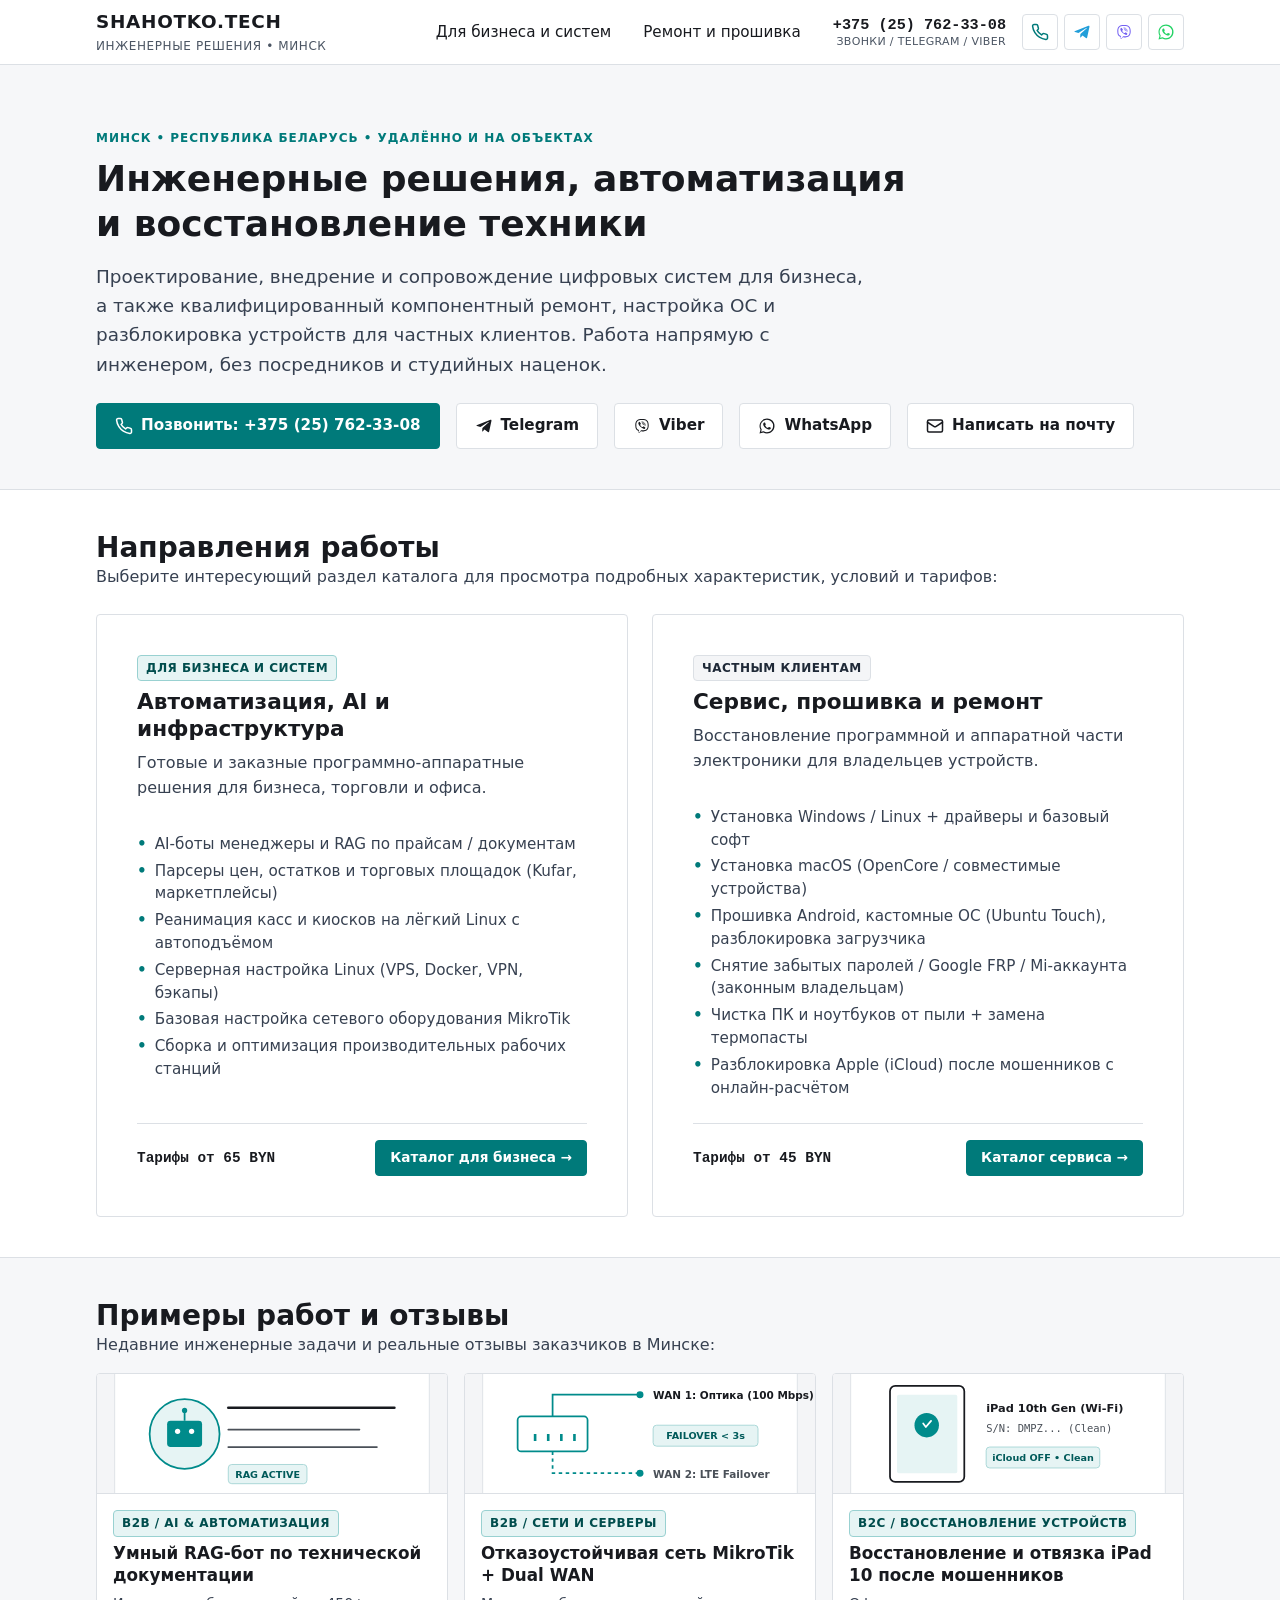
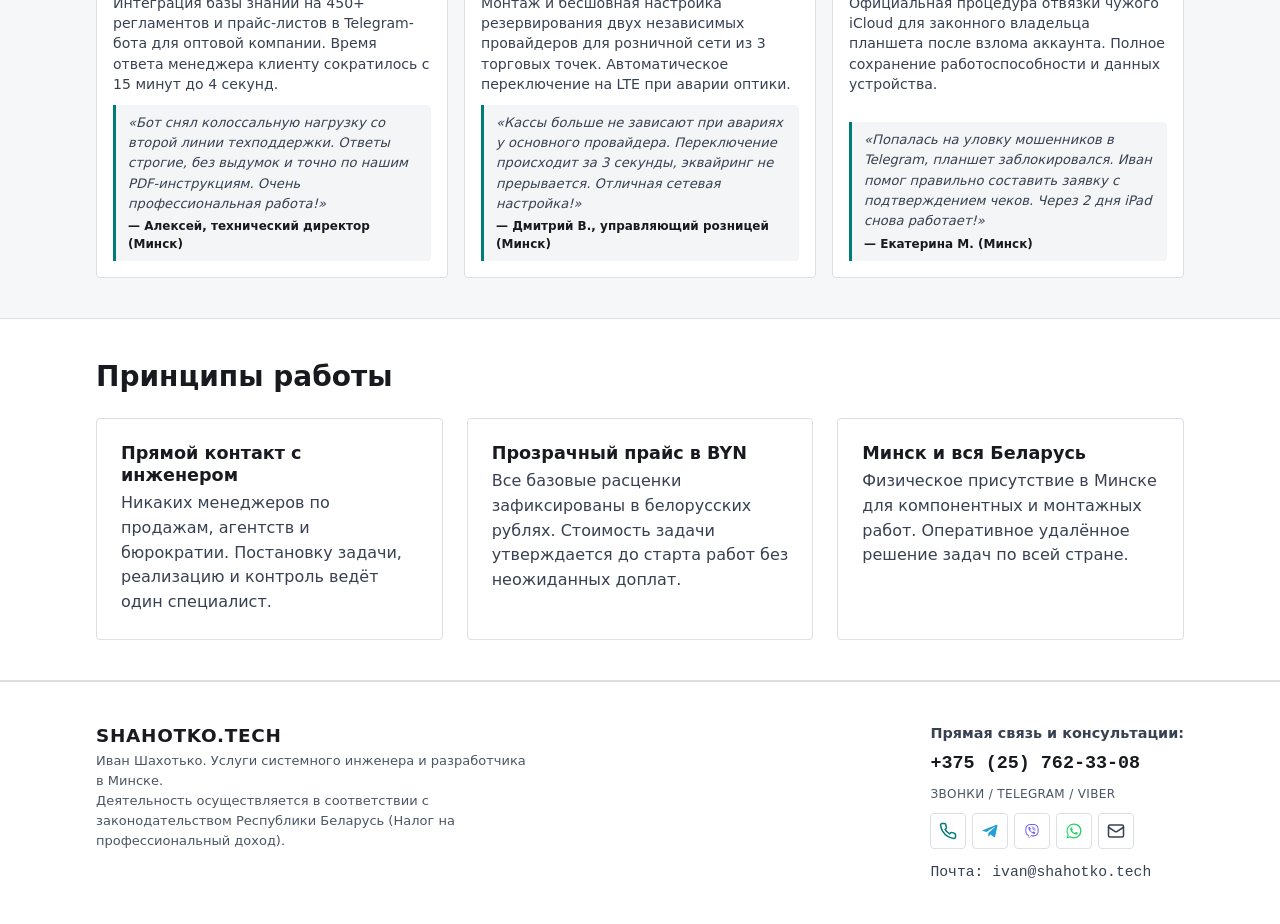
<file: index.html>
<!DOCTYPE html>
<html lang="ru">
<head>
  <meta charset="UTF-8">
  <meta name="viewport" content="width=device-width, initial-scale=1.0">
  <title>Иван Шахотько — Системный инженер и ИТ-услуги в Минске | shahotko.tech</title>
  <meta name="description" content="Инженерные и ИТ-услуги в Минске и Беларуси: AI-боты, RAG, парсеры данных, Linux, MikroTik, сборка ПК, установка ОС, прошивка и разблокировка Apple/Android. Прозрачные цены в BYN.">
  <link rel="canonical" href="https://shahotko.tech/">

  <!-- OpenGraph -->
  <meta property="og:type" content="website">
  <meta property="og:locale" content="ru_RU">
  <meta property="og:url" content="https://shahotko.tech/">
  <meta property="og:title" content="Иван Шахотько — Системный инженер и ИТ-услуги в Минске">
  <meta property="og:description" content="AI-боты, Linux, MikroTik, парсеры данных, прошивка и разблокировка устройств. Прозрачные фиксированные цены в BYN. Минск и вся Беларусь.">

  <!-- Styles -->
  <link rel="stylesheet" href="/assets/style.css">

  <!-- Schema.org JSON-LD -->
  <script type="application/ld+json">
  {
    "@context": "https://schema.org",
    "@type": "ProfessionalService",
    "name": "Иван Шахотько — Системный инженер (shahotko.tech)",
    "url": "https://shahotko.tech/",
    "description": "Инженерные и ИТ-услуги в Минске: AI-боты, RAG-системы, парсеры, Linux-серверы, MikroTik, прошивка и ремонт техники.",
    "founder": {
      "@type": "Person",
      "name": "Иван Шахотько"
    },
    "address": {
      "@type": "PostalAddress",
      "addressLocality": "Минск",
      "addressCountry": "BY"
    },
    "areaServed": [
      {
        "@type": "City",
        "name": "Минск"
      },
      {
        "@type": "Country",
        "name": "Беларусь"
      }
    ],
    "priceRange": "BYN",
    "telephone": "+375257623308",
    "email": "ivan@shahotko.tech",
    "sameAs": [
      "https://t.me/shtoo_on_tvorit",
      "viber://chat?number=%2B375257623308",
      "https://wa.me/375257623308"
    ]
  }
  </script>
</head>
<body>
  <a href="#main-content" class="skip-link">Перейти к основному содержимому</a>

  <!-- Header -->
  <header class="site-header">
    <div class="container header-inner">
      <a href="/" class="brand" aria-label="shahotko.tech — Главная страница">
        <span class="brand-title">SHAHOTKO.TECH</span>
        <span class="brand-sub">Инженерные решения • Минск</span>
      </a>
      <div class="header-right">
        <nav aria-label="Основная навигация">
          <ul class="nav-links">
            <li><a href="/ai/">Для бизнеса и систем</a></li>
            <li><a href="/repair/">Ремонт и прошивка</a></li>
          </ul>
        </nav>
        <div class="header-contacts">
          <a href="tel:+375257623308" class="header-phone">
            <span class="header-phone-val">+375 (25) 762-33-08</span>
            <span class="header-phone-sub">Звонки / Telegram / Viber</span>
          </a>
          <div class="header-channels">
            <a href="tel:+375257623308" class="btn-icon channel-call" title="Позвонить: +375 (25) 762-33-08" aria-label="Позвонить: +375 (25) 762-33-08">
              <svg viewBox="0 0 24 24" fill="none" stroke="currentColor" stroke-width="2" stroke-linecap="round" stroke-linejoin="round" aria-hidden="true"><path d="M22 16.92v3a2 2 0 0 1-2.18 2 19.79 19.79 0 0 1-8.63-3.07 19.5 19.5 0 0 1-6-6 19.79 19.79 0 0 1-3.07-8.67A2 2 0 0 1 4.11 2h3a2 2 0 0 1 2 1.72 12.84 12.84 0 0 0 .7 2.81 2 2 0 0 1-.45 2.11L8.09 9.91a16 16 0 0 0 6 6l1.27-1.27a2 2 0 0 1 2.11-.45 12.84 12.84 0 0 0 2.81.7A2 2 0 0 1 22 16.92z"/></svg>
            </a>
            <a href="https://t.me/shtoo_on_tvorit" class="btn-icon channel-tg" target="_blank" rel="noopener noreferrer" title="Написать в Telegram" aria-label="Telegram">
              <svg viewBox="0 0 24 24" fill="currentColor" aria-hidden="true"><path d="m20.665 3.717-17.73 6.837c-1.21.486-1.203 1.161-.222 1.462l4.552 1.42 10.532-6.645c.498-.303.953-.14.579.192l-8.533 7.701h-.002l-.313 4.674c.459 0 .661-.21.917-.46l2.203-2.14 4.58 3.385c.844.464 1.452.226 1.663-.785l3.01-14.18c.309-1.238-.472-1.8-1.466-1.446z"/></svg>
            </a>
            <a href="viber://chat?number=%2B375257623308" class="btn-icon channel-viber" title="Написать в Viber" aria-label="Viber">
              <svg viewBox="0 0 512 512" fill="currentColor" aria-hidden="true"><path fill="none" stroke="currentColor" stroke-linecap="round" stroke-width="16" d="M269 186a30 30 0 0 1 31 31m-38-58a64 64 0 0 1 64 67m-73-93a97 97 0 0 1 99 104"/><path fill="currentColor" fill-rule="evenodd" d="M95 232c0-91 17-147 161-147s161 56 161 147-17 147-161 147l-26-1-53 63c-4 4-8 1-8-3v-69c-6 0-31-12-38-19-22-23-36-40-36-118zm-30 0c0-126 55-177 191-177s191 51 191 177-55 177-191 177c-10 0-18 0-32-2l-38 43c-7 8-28 11-28-13v-42c-6 0-20-6-39-18-19-13-54-44-54-145zm223 42q10-13 24-4l36 27q8 10-7 28t-28 15q-53-12-102-60t-61-104q0-20 25-34 13-9 22 5l25 35q6 12-7 22c-39 15 51 112 73 70z"/></svg>
            </a>
            <a href="https://wa.me/375257623308" class="btn-icon channel-wa" target="_blank" rel="noopener noreferrer" title="Написать в WhatsApp" aria-label="WhatsApp">
              <svg viewBox="0 0 24 24" fill="currentColor" aria-hidden="true"><path d="M12.004 2c-5.518 0-9.996 4.478-9.996 9.996 0 1.763.459 3.486 1.332 5.006L2 22l5.13-1.345c1.468.802 3.125 1.225 4.874 1.225 5.518 0 9.996-4.478 9.996-9.996 0-2.67-1.04-5.18-2.928-7.068A9.93 9.93 0 0 0 12.004 2zm0 18.293c-1.536 0-3.042-.413-4.354-1.194l-.312-.185-3.23.847.862-3.148-.204-.324a8.273 8.273 0 0 1-1.266-4.293c0-4.577 3.725-8.302 8.304-8.302a8.25 8.25 0 0 1 5.875 2.433 8.25 8.25 0 0 1 2.433 5.874c0 4.577-3.725 8.292-8.308 8.292zm4.553-6.208c-.25-.125-1.478-.73-1.707-.812-.23-.083-.397-.125-.564.125-.167.25-.647.812-.793.979-.146.167-.292.188-.542.063-.25-.125-1.055-.389-2.01-1.24-.743-.663-1.245-1.482-1.391-1.732-.146-.25-.016-.385.11-.51.112-.112.25-.292.375-.438.125-.146.167-.25.25-.417.083-.167.042-.313-.021-.438-.063-.125-.564-1.356-.772-1.856-.203-.487-.41-.421-.564-.429-.146-.008-.313-.01-.48-.01-.167 0-.438.063-.667.313-.23.25-.876.856-.876 2.087s.897 2.42 1.022 2.587c.125.167 1.764 2.693 4.274 3.777.597.258 1.064.412 1.428.528.6.191 1.146.164 1.577.1.48-.072 1.478-.604 1.687-1.188.209-.584.209-1.084.146-1.188-.063-.104-.23-.167-.48-.292z"/></svg>
            </a>
          </div>
        </div>
      </div>
    </div>
  </header>

  <!-- Main Content -->
  <main id="main-content">
    <!-- Hero -->
    <section class="section hero">
      <div class="container">
        <div class="hero-tagline">Минск • Республика Беларусь • Удалённо и на объектах</div>
        <h1 class="hero-title">Инженерные решения, автоматизация и восстановление техники</h1>
        <p class="hero-desc">
          Проектирование, внедрение и сопровождение цифровых систем для бизнеса, а также квалифицированный компонентный ремонт, настройка ОС и разблокировка устройств для частных клиентов. Работа напрямую с инженером, без посредников и студийных наценок.
        </p>
        <div class="hero-actions">
          <a href="tel:+375257623308" class="btn btn-primary">
            <svg width="18" height="18" viewBox="0 0 24 24" fill="none" stroke="currentColor" stroke-width="2" stroke-linecap="round" stroke-linejoin="round" aria-hidden="true"><path d="M22 16.92v3a2 2 0 0 1-2.18 2 19.79 19.79 0 0 1-8.63-3.07 19.5 19.5 0 0 1-6-6 19.79 19.79 0 0 1-3.07-8.67A2 2 0 0 1 4.11 2h3a2 2 0 0 1 2 1.72 12.84 12.84 0 0 0 .7 2.81 2 2 0 0 1-.45 2.11L8.09 9.91a16 16 0 0 0 6 6l1.27-1.27a2 2 0 0 1 2.11-.45 12.84 12.84 0 0 0 2.81.7A2 2 0 0 1 22 16.92z"/></svg>
            Позвонить: +375 (25) 762-33-08
          </a>
          <a href="https://t.me/shtoo_on_tvorit" class="btn btn-secondary" target="_blank" rel="noopener noreferrer">
            <svg width="18" height="18" viewBox="0 0 24 24" fill="currentColor" aria-hidden="true"><path d="m20.665 3.717-17.73 6.837c-1.21.486-1.203 1.161-.222 1.462l4.552 1.42 10.532-6.645c.498-.303.953-.14.579.192l-8.533 7.701h-.002l-.313 4.674c.459 0 .661-.21.917-.46l2.203-2.14 4.58 3.385c.844.464 1.452.226 1.663-.785l3.01-14.18c.309-1.238-.472-1.8-1.466-1.446z"/></svg>
            Telegram
          </a>
          <a href="viber://chat?number=%2B375257623308" class="btn btn-secondary">
            <svg width="18" height="18" viewBox="0 0 512 512" fill="currentColor" aria-hidden="true"><path fill="none" stroke="currentColor" stroke-linecap="round" stroke-width="16" d="M269 186a30 30 0 0 1 31 31m-38-58a64 64 0 0 1 64 67m-73-93a97 97 0 0 1 99 104"/><path fill="currentColor" fill-rule="evenodd" d="M95 232c0-91 17-147 161-147s161 56 161 147-17 147-161 147l-26-1-53 63c-4 4-8 1-8-3v-69c-6 0-31-12-38-19-22-23-36-40-36-118zm-30 0c0-126 55-177 191-177s191 51 191 177-55 177-191 177c-10 0-18 0-32-2l-38 43c-7 8-28 11-28-13v-42c-6 0-20-6-39-18-19-13-54-44-54-145zm223 42q10-13 24-4l36 27q8 10-7 28t-28 15q-53-12-102-60t-61-104q0-20 25-34 13-9 22 5l25 35q6 12-7 22c-39 15 51 112 73 70z"/></svg>
            Viber
          </a>
          <a href="https://wa.me/375257623308" class="btn btn-secondary" target="_blank" rel="noopener noreferrer">
            <svg width="18" height="18" viewBox="0 0 24 24" fill="currentColor" aria-hidden="true"><path d="M12.004 2c-5.518 0-9.996 4.478-9.996 9.996 0 1.763.459 3.486 1.332 5.006L2 22l5.13-1.345c1.468.802 3.125 1.225 4.874 1.225 5.518 0 9.996-4.478 9.996-9.996 0-2.67-1.04-5.18-2.928-7.068A9.93 9.93 0 0 0 12.004 2zm0 18.293c-1.536 0-3.042-.413-4.354-1.194l-.312-.185-3.23.847.862-3.148-.204-.324a8.273 8.273 0 0 1-1.266-4.293c0-4.577 3.725-8.302 8.304-8.302a8.25 8.25 0 0 1 5.875 2.433 8.25 8.25 0 0 1 2.433 5.874c0 4.577-3.725 8.292-8.308 8.292zm4.553-6.208c-.25-.125-1.478-.73-1.707-.812-.23-.083-.397-.125-.564.125-.167.25-.647.812-.793.979-.146.167-.292.188-.542.063-.25-.125-1.055-.389-2.01-1.24-.743-.663-1.245-1.482-1.391-1.732-.146-.25-.016-.385.11-.51.112-.112.25-.292.375-.438.125-.146.167-.25.25-.417.083-.167.042-.313-.021-.438-.063-.125-.564-1.356-.772-1.856-.203-.487-.41-.421-.564-.429-.146-.008-.313-.01-.48-.01-.167 0-.438.063-.667.313-.23.25-.876.856-.876 2.087s.897 2.42 1.022 2.587c.125.167 1.764 2.693 4.274 3.777.597.258 1.064.412 1.428.528.6.191 1.146.164 1.577.1.48-.072 1.478-.604 1.687-1.188.209-.584.209-1.084.146-1.188-.063-.104-.23-.167-.48-.292z"/></svg>
            WhatsApp
          </a>
          <a href="mailto:ivan@shahotko.tech" class="btn btn-secondary">
            <svg width="18" height="18" viewBox="0 0 24 24" fill="none" stroke="currentColor" stroke-width="2" stroke-linecap="round" stroke-linejoin="round" aria-hidden="true"><rect x="2" y="4" width="20" height="16" rx="2"/><path d="m22 7-8.97 5.7a1.94 1.94 0 0 1-2.06 0L2 7"/></svg>
            Написать на почту
          </a>
        </div>
      </div>
    </section>

    <!-- Navigation Hub (2 Main Streams) -->
    <section class="section section-alt" aria-labelledby="streams-title">
      <div class="container">
        <h2 id="streams-title">Направления работы</h2>
        <p>Выберите интересующий раздел каталога для просмотра подробных характеристик, условий и тарифов:</p>

        <div class="portal-grid">
          <!-- B2B Stream Card -->
          <article class="portal-card">
            <div class="portal-card-header">
              <span class="badge badge-teal">Для бизнеса и систем</span>
              <h3 class="portal-card-title">Автоматизация, AI и инфраструктура</h3>
              <p>Готовые и заказные программно-аппаратные решения для бизнеса, торговли и офиса.</p>
            </div>
            <ul class="portal-card-list" aria-label="Ключевые B2B услуги">
              <li>AI-боты менеджеры и RAG по прайсам / документам</li>
              <li>Парсеры цен, остатков и торговых площадок (Kufar, маркетплейсы)</li>
              <li>Реанимация касс и киосков на лёгкий Linux с автоподъёмом</li>
              <li>Серверная настройка Linux (VPS, Docker, VPN, бэкапы)</li>
              <li>Базовая настройка сетевого оборудования MikroTik</li>
              <li>Сборка и оптимизация производительных рабочих станций</li>
            </ul>
            <div class="portal-card-footer">
              <span class="portal-price-note">Тарифы от 65 BYN</span>
              <a href="/ai/" class="btn btn-primary btn-sm">Каталог для бизнеса →</a>
            </div>
          </article>

          <!-- B2C Stream Card -->
          <article class="portal-card">
            <div class="portal-card-header">
              <span class="badge">Частным клиентам</span>
              <h3 class="portal-card-title">Сервис, прошивка и ремонт</h3>
              <p>Восстановление программной и аппаратной части электроники для владельцев устройств.</p>
            </div>
            <ul class="portal-card-list" aria-label="Ключевые сервисные услуги">
              <li>Установка Windows / Linux + драйверы и базовый софт</li>
              <li>Установка macOS (OpenCore / совместимые устройства)</li>
              <li>Прошивка Android, кастомные ОС (Ubuntu Touch), разблокировка загрузчика</li>
              <li>Снятие забытых паролей / Google FRP / Mi-аккаунта (законным владельцам)</li>
              <li>Чистка ПК и ноутбуков от пыли + замена термопасты</li>
              <li>Разблокировка Apple (iCloud) после мошенников с онлайн-расчётом</li>
            </ul>
            <div class="portal-card-footer">
              <span class="portal-price-note">Тарифы от 45 BYN</span>
              <a href="/repair/" class="btn btn-primary btn-sm">Каталог сервиса →</a>
            </div>
          </article>
        </div>
      </div>
    </section>

    <!-- Works & Reviews -->
    <section class="section" id="works" aria-labelledby="works-title">
      <div class="container">
        <h2 id="works-title">Примеры работ и отзывы</h2>
        <p>Недавние инженерные задачи и реальные отзывы заказчиков в Минске:</p>

        <div class="works-grid">
          <!-- WORKS_LIST_START -->
          <article class="work-card">
<div class="work-card-media"><img src="/assets/works/rag-bot.svg" alt="Умный RAG-бот по технической документации" loading="lazy" width="400" height="220"></div>
            <div class="work-card-body">
              <span class="badge badge-teal">B2B / AI & Автоматизация</span>
              <h3 class="work-card-title">Умный RAG-бот по технической документации</h3>
              <p class="work-card-desc">Интеграция базы знаний на 450+ регламентов и прайс-листов в Telegram-бота для оптовой компании. Время ответа менеджера клиенту сократилось с 15 минут до 4 секунд.</p>
              <blockquote class="work-review">
                <p>«Бот снял колоссальную нагрузку со второй линии техподдержки. Ответы строгие, без выдумок и точно по нашим PDF-инструкциям. Очень профессиональная работа!»</p>
                <cite>— Алексей, технический директор (Минск)</cite>
              </blockquote>
            </div>
          </article>
          <article class="work-card">
<div class="work-card-media"><img src="/assets/works/mikrotik-network.svg" alt="Отказоустойчивая сеть MikroTik + Dual WAN" loading="lazy" width="400" height="220"></div>
            <div class="work-card-body">
              <span class="badge badge-teal">B2B / Сети и серверы</span>
              <h3 class="work-card-title">Отказоустойчивая сеть MikroTik + Dual WAN</h3>
              <p class="work-card-desc">Монтаж и бесшовная настройка резервирования двух независимых провайдеров для розничной сети из 3 торговых точек. Автоматическое переключение на LTE при аварии оптики.</p>
              <blockquote class="work-review">
                <p>«Кассы больше не зависают при авариях у основного провайдера. Переключение происходит за 3 секунды, эквайринг не прерывается. Отличная сетевая настройка!»</p>
                <cite>— Дмитрий В., управляющий розницей (Минск)</cite>
              </blockquote>
            </div>
          </article>
          <article class="work-card">
<div class="work-card-media"><img src="/assets/works/ipad-restore.svg" alt="Восстановление и отвязка iPad 10 после мошенников" loading="lazy" width="400" height="220"></div>
            <div class="work-card-body">
              <span class="badge badge-teal">B2C / Восстановление устройств</span>
              <h3 class="work-card-title">Восстановление и отвязка iPad 10 после мошенников</h3>
              <p class="work-card-desc">Официальная процедура отвязки чужого iCloud для законного владельца планшета после взлома аккаунта. Полное сохранение работоспособности и данных устройства.</p>
              <blockquote class="work-review">
                <p>«Попалась на уловку мошенников в Telegram, планшет заблокировался. Иван помог правильно составить заявку с подтверждением чеков. Через 2 дня iPad снова работает!»</p>
                <cite>— Екатерина М. (Минск)</cite>
              </blockquote>
            </div>
          </article>
          <!-- WORKS_LIST_END -->
        </div>
      </div>
    </section>

    <!-- Value Propositions -->
    <section class="section section-alt" aria-labelledby="principles-title">
      <div class="container">
        <h2 id="principles-title">Принципы работы</h2>
        <div class="benefits-grid">
          <div class="benefit-card">
            <h3>Прямой контакт с инженером</h3>
            <p>Никаких менеджеров по продажам, агентств и бюрократии. Постановку задачи, реализацию и контроль ведёт один специалист.</p>
          </div>
          <div class="benefit-card">
            <h3>Прозрачный прайс в BYN</h3>
            <p>Все базовые расценки зафиксированы в белорусских рублях. Стоимость задачи утверждается до старта работ без неожиданных доплат.</p>
          </div>
          <div class="benefit-card">
            <h3>Минск и вся Беларусь</h3>
            <p>Физическое присутствие в Минске для компонентных и монтажных работ. Оперативное удалённое решение задач по всей стране.</p>
          </div>
        </div>
      </div>
    </section>
  </main>

  <!-- Footer -->
  <footer class="site-footer">
    <div class="container footer-inner">
      <div>
        <div class="brand-title">SHAHOTKO.TECH</div>
        <p class="footer-npd">
          Иван Шахотько. Услуги системного инженера и разработчика в Минске.<br>
          Деятельность осуществляется в соответствии с законодательством Республики Беларусь (Налог на профессиональный доход).
        </p>
      </div>
      <div class="footer-contacts">
        <strong>Прямая связь и консультации:</strong>
        <a href="tel:+375257623308" class="footer-phone-val">+375 (25) 762-33-08</a>
        <span class="footer-phone-sub">Звонки / Telegram / Viber</span>
        <div class="footer-messenger-btns">
          <a href="tel:+375257623308" class="btn-icon channel-call" title="Позвонить: +375 (25) 762-33-08" aria-label="Позвонить">
            <svg viewBox="0 0 24 24" fill="none" stroke="currentColor" stroke-width="2" stroke-linecap="round" stroke-linejoin="round" aria-hidden="true"><path d="M22 16.92v3a2 2 0 0 1-2.18 2 19.79 19.79 0 0 1-8.63-3.07 19.5 19.5 0 0 1-6-6 19.79 19.79 0 0 1-3.07-8.67A2 2 0 0 1 4.11 2h3a2 2 0 0 1 2 1.72 12.84 12.84 0 0 0 .7 2.81 2 2 0 0 1-.45 2.11L8.09 9.91a16 16 0 0 0 6 6l1.27-1.27a2 2 0 0 1 2.11-.45 12.84 12.84 0 0 0 2.81.7A2 2 0 0 1 22 16.92z"/></svg>
          </a>
          <a href="https://t.me/shtoo_on_tvorit" class="btn-icon channel-tg" target="_blank" rel="noopener noreferrer" title="Написать в Telegram" aria-label="Telegram">
            <svg viewBox="0 0 24 24" fill="currentColor" aria-hidden="true"><path d="m20.665 3.717-17.73 6.837c-1.21.486-1.203 1.161-.222 1.462l4.552 1.42 10.532-6.645c.498-.303.953-.14.579.192l-8.533 7.701h-.002l-.313 4.674c.459 0 .661-.21.917-.46l2.203-2.14 4.58 3.385c.844.464 1.452.226 1.663-.785l3.01-14.18c.309-1.238-.472-1.8-1.466-1.446z"/></svg>
          </a>
          <a href="viber://chat?number=%2B375257623308" class="btn-icon channel-viber" title="Написать в Viber" aria-label="Viber">
            <svg viewBox="0 0 512 512" fill="currentColor" aria-hidden="true"><path fill="none" stroke="currentColor" stroke-linecap="round" stroke-width="16" d="M269 186a30 30 0 0 1 31 31m-38-58a64 64 0 0 1 64 67m-73-93a97 97 0 0 1 99 104"/><path fill="currentColor" fill-rule="evenodd" d="M95 232c0-91 17-147 161-147s161 56 161 147-17 147-161 147l-26-1-53 63c-4 4-8 1-8-3v-69c-6 0-31-12-38-19-22-23-36-40-36-118zm-30 0c0-126 55-177 191-177s191 51 191 177-55 177-191 177c-10 0-18 0-32-2l-38 43c-7 8-28 11-28-13v-42c-6 0-20-6-39-18-19-13-54-44-54-145zm223 42q10-13 24-4l36 27q8 10-7 28t-28 15q-53-12-102-60t-61-104q0-20 25-34 13-9 22 5l25 35q6 12-7 22c-39 15 51 112 73 70z"/></svg>
          </a>
          <a href="https://wa.me/375257623308" class="btn-icon channel-wa" target="_blank" rel="noopener noreferrer" title="Написать в WhatsApp" aria-label="WhatsApp">
            <svg viewBox="0 0 24 24" fill="currentColor" aria-hidden="true"><path d="M12.004 2c-5.518 0-9.996 4.478-9.996 9.996 0 1.763.459 3.486 1.332 5.006L2 22l5.13-1.345c1.468.802 3.125 1.225 4.874 1.225 5.518 0 9.996-4.478 9.996-9.996 0-2.67-1.04-5.18-2.928-7.068A9.93 9.93 0 0 0 12.004 2zm0 18.293c-1.536 0-3.042-.413-4.354-1.194l-.312-.185-3.23.847.862-3.148-.204-.324a8.273 8.273 0 0 1-1.266-4.293c0-4.577 3.725-8.302 8.304-8.302a8.25 8.25 0 0 1 5.875 2.433 8.25 8.25 0 0 1 2.433 5.874c0 4.577-3.725 8.292-8.308 8.292zm4.553-6.208c-.25-.125-1.478-.73-1.707-.812-.23-.083-.397-.125-.564.125-.167.25-.647.812-.793.979-.146.167-.292.188-.542.063-.25-.125-1.055-.389-2.01-1.24-.743-.663-1.245-1.482-1.391-1.732-.146-.25-.016-.385.11-.51.112-.112.25-.292.375-.438.125-.146.167-.25.25-.417.083-.167.042-.313-.021-.438-.063-.125-.564-1.356-.772-1.856-.203-.487-.41-.421-.564-.429-.146-.008-.313-.01-.48-.01-.167 0-.438.063-.667.313-.23.25-.876.856-.876 2.087s.897 2.42 1.022 2.587c.125.167 1.764 2.693 4.274 3.777.597.258 1.064.412 1.428.528.6.191 1.146.164 1.577.1.48-.072 1.478-.604 1.687-1.188.209-.584.209-1.084.146-1.188-.063-.104-.23-.167-.48-.292z"/></svg>
          </a>
          <a href="mailto:ivan@shahotko.tech" class="btn-icon channel-mail" title="Написать на почту: ivan@shahotko.tech" aria-label="Почта">
            <svg viewBox="0 0 24 24" fill="none" stroke="currentColor" stroke-width="2" stroke-linecap="round" stroke-linejoin="round" aria-hidden="true"><rect x="2" y="4" width="20" height="16" rx="2"/><path d="m22 7-8.97 5.7a1.94 1.94 0 0 1-2.06 0L2 7"/></svg>
          </a>
        </div>
        <a href="mailto:ivan@shahotko.tech" class="footer-email">Почта: ivan@shahotko.tech</a>
      </div>
    </div>
  </footer>
</body>
</html>
</file>
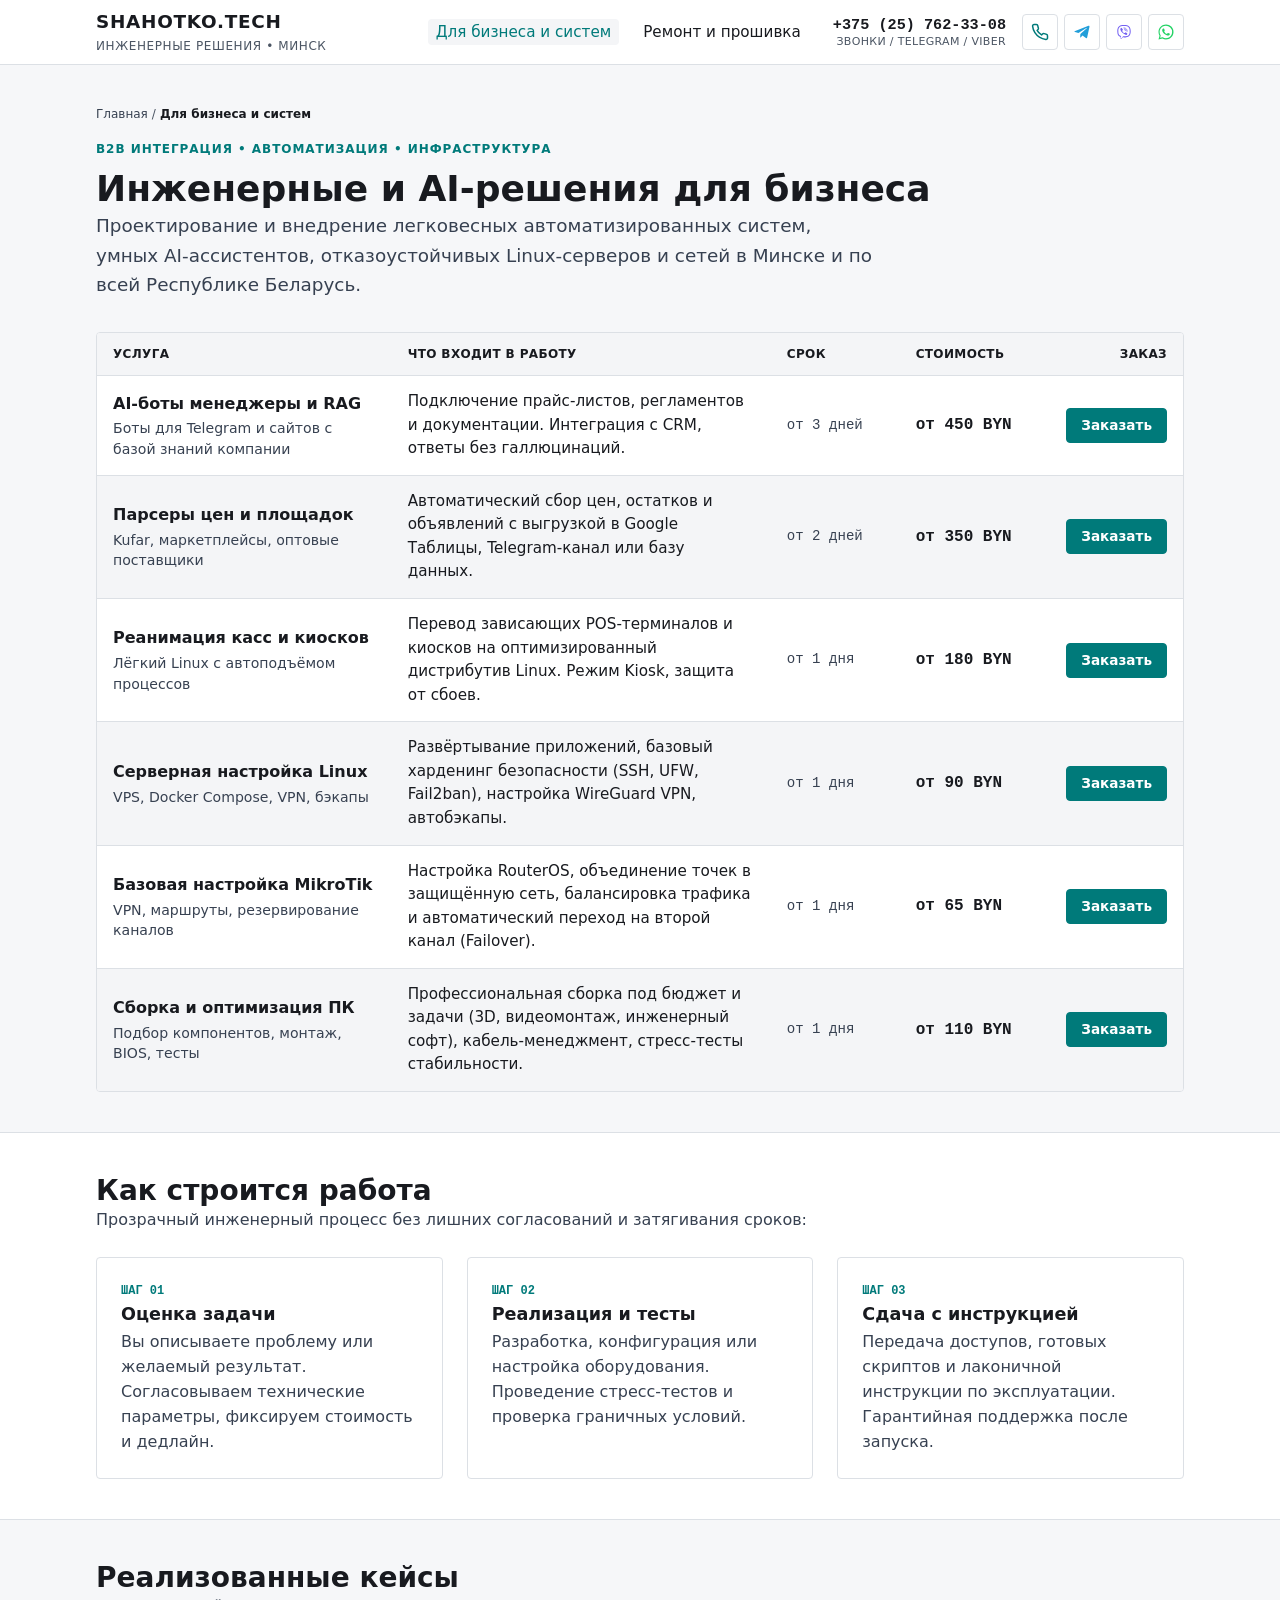
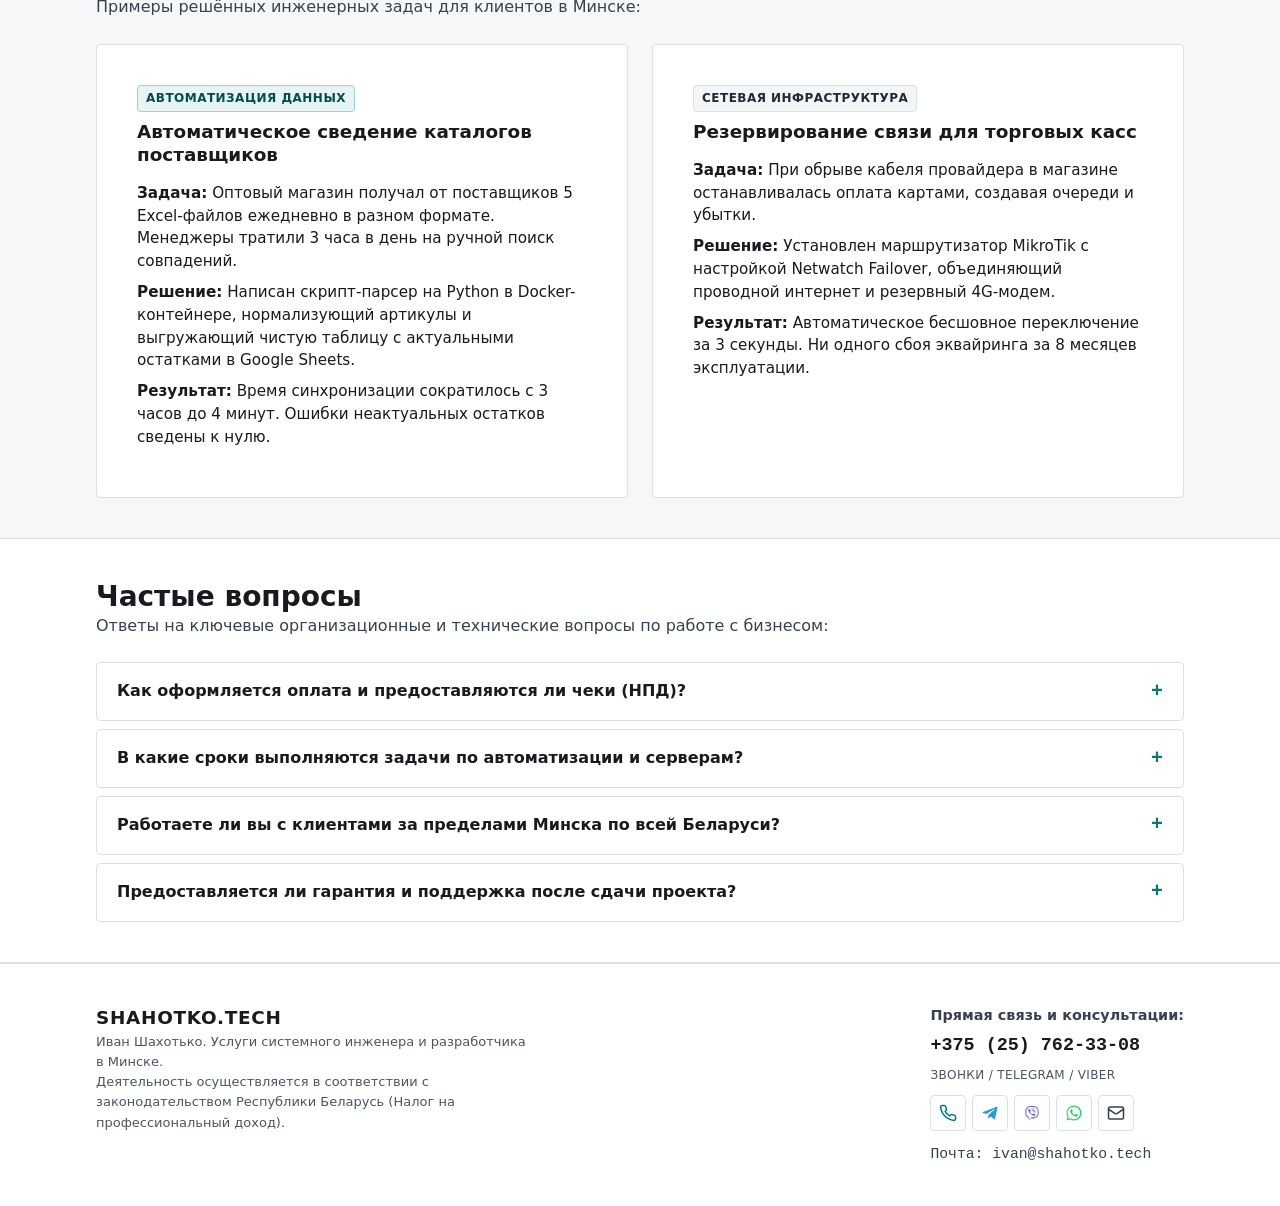
<file: ai/index.html>
<!DOCTYPE html>
<html lang="ru">
<head>
  <meta charset="UTF-8">
  <meta name="viewport" content="width=device-width, initial-scale=1.0">
  <title>AI-боты, RAG, парсеры и Linux-инфраструктура в Минске | shahotko.tech</title>
  <meta name="description" content="Инженерные ИТ-решения для бизнеса в Минске и Беларуси: AI-боты, RAG по базам знаний, парсеры маркетплейсов, Linux, Docker, MikroTik, сборка рабочих станций. Прайс в BYN.">
  <link rel="canonical" href="https://shahotko.tech/ai/">

  <!-- OpenGraph -->
  <meta property="og:type" content="website">
  <meta property="og:locale" content="ru_RU">
  <meta property="og:url" content="https://shahotko.tech/ai/">
  <meta property="og:title" content="AI-боты, RAG, парсеры и Linux-инфраструктура для бизнеса в Минске">
  <meta property="og:description" content="Автоматизация бизнес-процессов, разработка AI-ассистентов, администрирование серверов и сетевого оборудования. Прозрачный прайс от 65 BYN.">

  <!-- Styles -->
  <link rel="stylesheet" href="/assets/style.css">

  <!-- Schema.org JSON-LD -->
  <script type="application/ld+json">
  {
    "@context": "https://schema.org",
    "@type": "ProfessionalService",
    "name": "Инженерные и AI-решения для бизнеса — Иван Шахотько",
    "url": "https://shahotko.tech/ai/",
    "description": "Разработка AI-ботов, парсеров, администрирование Linux и сетевого оборудования в Минске.",
    "address": {
      "@type": "PostalAddress",
      "addressLocality": "Минск",
      "addressCountry": "BY"
    },
    "areaServed": {
      "@type": "Country",
      "name": "Беларусь"
    },
    "priceRange": "65 - 450 BYN",
    "telephone": "+375257623308",
    "email": "ivan@shahotko.tech",
    "sameAs": [
      "https://t.me/shtoo_on_tvorit",
      "viber://chat?number=%2B375257623308",
      "https://wa.me/375257623308"
    ]
  }
  </script>
</head>
<body>
  <a href="#main-content" class="skip-link">Перейти к основному содержимому</a>

  <!-- Header -->
  <header class="site-header">
    <div class="container header-inner">
      <a href="/" class="brand" aria-label="shahotko.tech — Главная страница">
        <span class="brand-title">SHAHOTKO.TECH</span>
        <span class="brand-sub">Инженерные решения • Минск</span>
      </a>
      <div class="header-right">
        <nav aria-label="Основная навигация">
          <ul class="nav-links">
            <li><a href="/ai/" class="active" aria-current="page">Для бизнеса и систем</a></li>
            <li><a href="/repair/">Ремонт и прошивка</a></li>
          </ul>
        </nav>
        <div class="header-contacts">
          <a href="tel:+375257623308" class="header-phone">
            <span class="header-phone-val">+375 (25) 762-33-08</span>
            <span class="header-phone-sub">Звонки / Telegram / Viber</span>
          </a>
          <div class="header-channels">
            <a href="tel:+375257623308" class="btn-icon channel-call" title="Позвонить: +375 (25) 762-33-08" aria-label="Позвонить: +375 (25) 762-33-08">
              <svg viewBox="0 0 24 24" fill="none" stroke="currentColor" stroke-width="2" stroke-linecap="round" stroke-linejoin="round" aria-hidden="true"><path d="M22 16.92v3a2 2 0 0 1-2.18 2 19.79 19.79 0 0 1-8.63-3.07 19.5 19.5 0 0 1-6-6 19.79 19.79 0 0 1-3.07-8.67A2 2 0 0 1 4.11 2h3a2 2 0 0 1 2 1.72 12.84 12.84 0 0 0 .7 2.81 2 2 0 0 1-.45 2.11L8.09 9.91a16 16 0 0 0 6 6l1.27-1.27a2 2 0 0 1 2.11-.45 12.84 12.84 0 0 0 2.81.7A2 2 0 0 1 22 16.92z"/></svg>
            </a>
            <a href="https://t.me/shtoo_on_tvorit" class="btn-icon channel-tg" target="_blank" rel="noopener noreferrer" title="Написать в Telegram" aria-label="Telegram">
              <svg viewBox="0 0 24 24" fill="currentColor" aria-hidden="true"><path d="m20.665 3.717-17.73 6.837c-1.21.486-1.203 1.161-.222 1.462l4.552 1.42 10.532-6.645c.498-.303.953-.14.579.192l-8.533 7.701h-.002l-.313 4.674c.459 0 .661-.21.917-.46l2.203-2.14 4.58 3.385c.844.464 1.452.226 1.663-.785l3.01-14.18c.309-1.238-.472-1.8-1.466-1.446z"/></svg>
            </a>
            <a href="viber://chat?number=%2B375257623308" class="btn-icon channel-viber" title="Написать в Viber" aria-label="Viber">
              <svg viewBox="0 0 512 512" fill="currentColor" aria-hidden="true"><path fill="none" stroke="currentColor" stroke-linecap="round" stroke-width="16" d="M269 186a30 30 0 0 1 31 31m-38-58a64 64 0 0 1 64 67m-73-93a97 97 0 0 1 99 104"/><path fill="currentColor" fill-rule="evenodd" d="M95 232c0-91 17-147 161-147s161 56 161 147-17 147-161 147l-26-1-53 63c-4 4-8 1-8-3v-69c-6 0-31-12-38-19-22-23-36-40-36-118zm-30 0c0-126 55-177 191-177s191 51 191 177-55 177-191 177c-10 0-18 0-32-2l-38 43c-7 8-28 11-28-13v-42c-6 0-20-6-39-18-19-13-54-44-54-145zm223 42q10-13 24-4l36 27q8 10-7 28t-28 15q-53-12-102-60t-61-104q0-20 25-34 13-9 22 5l25 35q6 12-7 22c-39 15 51 112 73 70z"/></svg>
            </a>
            <a href="https://wa.me/375257623308" class="btn-icon channel-wa" target="_blank" rel="noopener noreferrer" title="Написать в WhatsApp" aria-label="WhatsApp">
              <svg viewBox="0 0 24 24" fill="currentColor" aria-hidden="true"><path d="M12.004 2c-5.518 0-9.996 4.478-9.996 9.996 0 1.763.459 3.486 1.332 5.006L2 22l5.13-1.345c1.468.802 3.125 1.225 4.874 1.225 5.518 0 9.996-4.478 9.996-9.996 0-2.67-1.04-5.18-2.928-7.068A9.93 9.93 0 0 0 12.004 2zm0 18.293c-1.536 0-3.042-.413-4.354-1.194l-.312-.185-3.23.847.862-3.148-.204-.324a8.273 8.273 0 0 1-1.266-4.293c0-4.577 3.725-8.302 8.304-8.302a8.25 8.25 0 0 1 5.875 2.433 8.25 8.25 0 0 1 2.433 5.874c0 4.577-3.725 8.292-8.308 8.292zm4.553-6.208c-.25-.125-1.478-.73-1.707-.812-.23-.083-.397-.125-.564.125-.167.25-.647.812-.793.979-.146.167-.292.188-.542.063-.25-.125-1.055-.389-2.01-1.24-.743-.663-1.245-1.482-1.391-1.732-.146-.25-.016-.385.11-.51.112-.112.25-.292.375-.438.125-.146.167-.25.25-.417.083-.167.042-.313-.021-.438-.063-.125-.564-1.356-.772-1.856-.203-.487-.41-.421-.564-.429-.146-.008-.313-.01-.48-.01-.167 0-.438.063-.667.313-.23.25-.876.856-.876 2.087s.897 2.42 1.022 2.587c.125.167 1.764 2.693 4.274 3.777.597.258 1.064.412 1.428.528.6.191 1.146.164 1.577.1.48-.072 1.478-.604 1.687-1.188.209-.584.209-1.084.146-1.188-.063-.104-.23-.167-.48-.292z"/></svg>
            </a>
          </div>
        </div>
      </div>
    </div>
  </header>

  <!-- Main Content -->
  <main id="main-content">
    <section class="section">
      <div class="container">
        <!-- Breadcrumbs -->
        <nav class="breadcrumbs" aria-label="Хлебные крошки">
          <a href="/">Главная</a>
          <span aria-hidden="true">/</span>
          <span aria-current="page">Для бизнеса и систем</span>
        </nav>

        <div class="hero-tagline">B2B Интеграция • Автоматизация • Инфраструктура</div>
        <h1>Инженерные и AI-решения для бизнеса</h1>
        <p class="hero-desc">
          Проектирование и внедрение легковесных автоматизированных систем, умных AI-ассистентов, отказоустойчивых Linux-серверов и сетей в Минске и по всей Республике Беларусь.
        </p>

        <!-- Catalog Table -->
        <div class="table-wrap" style="margin-top: 32px;">
          <table class="catalog-table" aria-label="Каталог инженерных решений для бизнеса">
            <thead>
              <tr>
                <th scope="col" style="width: 28%;">Услуга</th>
                <th scope="col" style="width: 36%;">Что входит в работу</th>
                <th scope="col" style="width: 12%; white-space: nowrap;">Срок</th>
                <th scope="col" style="width: 14%; min-width: 110px; white-space: nowrap;">Стоимость</th>
                <th scope="col" style="width: 10%; text-align: right;">Заказ</th>
              </tr>
            </thead>
            <tbody>
              <tr>
                <td class="cell-service">
                  <div class="service-name">AI-боты менеджеры и RAG</div>
                  <div class="service-desc">Боты для Telegram и сайтов с базой знаний компании</div>
                </td>
                <td data-label="Состав работ">Подключение прайс-листов, регламентов и документации. Интеграция с CRM, ответы без галлюцинаций.</td>
                <td data-label="Срок" class="service-time">от 3 дней</td>
                <td data-label="Стоимость" class="service-price">от 450 BYN</td>
                <td class="service-action">
                  <a href="https://t.me/shtoo_on_tvorit?text=%D0%97%D0%B4%D1%80%D0%B0%D0%B2%D1%81%D1%82%D0%B2%D1%83%D0%B9%D1%82%D0%B5!%20%D0%98%D0%BD%D1%82%D0%B5%D1%80%D0%B5%D1%81%D1%83%D0%B5%D1%82:%20AI-%D0%B1%D0%BE%D1%82%D1%8B%20%D0%BC%D0%B5%D0%BD%D0%B5%D0%B4%D0%B6%D0%B5%D1%80%D1%8B%20%D0%B8%20RAG" class="btn btn-primary btn-sm" target="_blank" rel="noopener noreferrer">Заказать</a>
                </td>
              </tr>
              <tr>
                <td class="cell-service">
                  <div class="service-name">Парсеры цен и площадок</div>
                  <div class="service-desc">Kufar, маркетплейсы, оптовые поставщики</div>
                </td>
                <td data-label="Состав работ">Автоматический сбор цен, остатков и объявлений с выгрузкой в Google Таблицы, Telegram-канал или базу данных.</td>
                <td data-label="Срок" class="service-time">от 2 дней</td>
                <td data-label="Стоимость" class="service-price">от 350 BYN</td>
                <td class="service-action">
                  <a href="https://t.me/shtoo_on_tvorit?text=%D0%97%D0%B4%D1%80%D0%B0%D0%B2%D1%81%D1%82%D0%B2%D1%83%D0%B9%D1%82%D0%B5!%20%D0%98%D0%BD%D1%82%D0%B5%D1%80%D0%B5%D1%81%D1%83%D0%B5%D1%82:%20%D0%9F%D0%B0%D1%80%D1%81%D0%B5%D1%80%D1%8B%20%D1%86%D0%B5%D0%BD%20%D0%B8%20%D0%BF%D0%BB%D0%BE%D1%89%D0%B0%D0%B4%D0%BE%D0%BA" class="btn btn-primary btn-sm" target="_blank" rel="noopener noreferrer">Заказать</a>
                </td>
              </tr>
              <tr>
                <td class="cell-service">
                  <div class="service-name">Реанимация касс и киосков</div>
                  <div class="service-desc">Лёгкий Linux с автоподъёмом процессов</div>
                </td>
                <td data-label="Состав работ">Перевод зависающих POS-терминалов и киосков на оптимизированный дистрибутив Linux. Режим Kiosk, защита от сбоев.</td>
                <td data-label="Срок" class="service-time">от 1 дня</td>
                <td data-label="Стоимость" class="service-price">от 180 BYN</td>
                <td class="service-action">
                  <a href="https://t.me/shtoo_on_tvorit?text=%D0%97%D0%B4%D1%80%D0%B0%D0%B2%D1%81%D1%82%D0%B2%D1%83%D0%B9%D1%82%D0%B5!%20%D0%98%D0%BD%D1%82%D0%B5%D1%80%D0%B5%D1%81%D1%83%D0%B5%D1%82:%20%D0%A0%D0%B5%D0%B0%D0%BD%D0%B8%D0%BC%D0%B0%D1%86%D0%B8%D1%8F%20%D0%BA%D0%B0%D1%81%D1%81%20%D0%B8%20%D0%BA%D0%B8%D0%BE%D1%81%D0%BA%D0%BE%D0%B2%20%D0%BD%D0%B0%20Linux" class="btn btn-primary btn-sm" target="_blank" rel="noopener noreferrer">Заказать</a>
                </td>
              </tr>
              <tr>
                <td class="cell-service">
                  <div class="service-name">Серверная настройка Linux</div>
                  <div class="service-desc">VPS, Docker Compose, VPN, бэкапы</div>
                </td>
                <td data-label="Состав работ">Развёртывание приложений, базовый харденинг безопасности (SSH, UFW, Fail2ban), настройка WireGuard VPN, автобэкапы.</td>
                <td data-label="Срок" class="service-time">от 1 дня</td>
                <td data-label="Стоимость" class="service-price">от 90 BYN</td>
                <td class="service-action">
                  <a href="https://t.me/shtoo_on_tvorit?text=%D0%97%D0%B4%D1%80%D0%B0%D0%B2%D1%81%D1%82%D0%B2%D1%83%D0%B9%D1%82%D0%B5!%20%D0%98%D0%BD%D1%82%D0%B5%D1%80%D0%B5%D1%81%D1%83%D0%B5%D1%82:%20%D0%A1%D0%B5%D1%80%D0%B2%D0%B5%D1%80%D0%BD%D0%B0%D1%8F%20%D0%BD%D0%B0%D1%81%D1%82%D1%80%D0%BE%D0%B9%D0%BA%D0%B0%20Linux" class="btn btn-primary btn-sm" target="_blank" rel="noopener noreferrer">Заказать</a>
                </td>
              </tr>
              <tr>
                <td class="cell-service">
                  <div class="service-name">Базовая настройка MikroTik</div>
                  <div class="service-desc">VPN, маршруты, резервирование каналов</div>
                </td>
                <td data-label="Состав работ">Настройка RouterOS, объединение точек в защищённую сеть, балансировка трафика и автоматический переход на второй канал (Failover).</td>
                <td data-label="Срок" class="service-time">от 1 дня</td>
                <td data-label="Стоимость" class="service-price">от 65 BYN</td>
                <td class="service-action">
                  <a href="https://t.me/shtoo_on_tvorit?text=%D0%97%D0%B4%D1%80%D0%B0%D0%B2%D1%81%D1%82%D0%B2%D1%83%D0%B9%D1%82%D0%B5!%20%D0%98%D0%BD%D1%82%D0%B5%D1%80%D0%B5%D1%81%D1%83%D0%B5%D1%82:%20%D0%91%D0%B0%D0%B7%D0%BE%D0%B2%D0%B0%D1%8F%20%D0%BD%D0%B0%D1%81%D1%82%D1%80%D0%BE%D0%B9%D0%BA%D0%B0%20MikroTik" class="btn btn-primary btn-sm" target="_blank" rel="noopener noreferrer">Заказать</a>
                </td>
              </tr>
              <tr>
                <td class="cell-service">
                  <div class="service-name">Сборка и оптимизация ПК</div>
                  <div class="service-desc">Подбор компонентов, монтаж, BIOS, тесты</div>
                </td>
                <td data-label="Состав работ">Профессиональная сборка под бюджет и задачи (3D, видеомонтаж, инженерный софт), кабель-менеджмент, стресс-тесты стабильности.</td>
                <td data-label="Срок" class="service-time">от 1 дня</td>
                <td data-label="Стоимость" class="service-price">от 110 BYN</td>
                <td class="service-action">
                  <a href="https://t.me/shtoo_on_tvorit?text=%D0%97%D0%B4%D1%80%D0%B0%D0%B2%D1%81%D1%82%D0%B2%D1%83%D0%B9%D1%82%D0%B5!%20%D0%98%D0%BD%D1%82%D0%B5%D1%80%D0%B5%D1%81%D1%83%D0%B5%D1%82:%20%D0%A1%D0%B1%D0%BE%D1%80%D0%BA%D0%B0%20%D0%B8%20%D0%BE%D0%BF%D1%82%D0%B8%D0%BC%D0%B8%D0%B7%D0%B0%D1%86%D0%B8%D1%8F%20%D0%9F%D0%9A" class="btn btn-primary btn-sm" target="_blank" rel="noopener noreferrer">Заказать</a>
                </td>
              </tr>
            </tbody>
          </table>
        </div>
      </div>
    </section>

    <!-- 3-Step Process -->
    <section class="section section-alt" aria-labelledby="steps-title">
      <div class="container">
        <h2 id="steps-title">Как строится работа</h2>
        <p>Прозрачный инженерный процесс без лишних согласований и затягивания сроков:</p>

        <div class="steps-grid">
          <div class="step-card">
            <div class="step-num">ШАГ 01</div>
            <h3 class="step-title">Оценка задачи</h3>
            <p>Вы описываете проблему или желаемый результат. Согласовываем технические параметры, фиксируем стоимость и дедлайн.</p>
          </div>
          <div class="step-card">
            <div class="step-num">ШАГ 02</div>
            <h3 class="step-title">Реализация и тесты</h3>
            <p>Разработка, конфигурация или настройка оборудования. Проведение стресс-тестов и проверка граничных условий.</p>
          </div>
          <div class="step-card">
            <div class="step-num">ШАГ 03</div>
            <h3 class="step-title">Сдача с инструкцией</h3>
            <p>Передача доступов, готовых скриптов и лаконичной инструкции по эксплуатации. Гарантийная поддержка после запуска.</p>
          </div>
        </div>
      </div>
    </section>

    <!-- Authentic Case Studies -->
    <section class="section" aria-labelledby="cases-title">
      <div class="container">
        <h2 id="cases-title">Реализованные кейсы</h2>
        <p>Примеры решённых инженерных задач для клиентов в Минске:</p>

        <div class="case-grid">
          <article class="case-card">
            <span class="badge badge-teal" style="margin-bottom: 8px;">АВТОМАТИЗАЦИЯ ДАННЫХ</span>
            <h3>Автоматическое сведение каталогов поставщиков</h3>
            <div class="case-part"><strong>Задача:</strong> Оптовый магазин получал от поставщиков 5 Excel-файлов ежедневно в разном формате. Менеджеры тратили 3 часа в день на ручной поиск совпадений.</div>
            <div class="case-part"><strong>Решение:</strong> Написан скрипт-парсер на Python в Docker-контейнере, нормализующий артикулы и выгружающий чистую таблицу с актуальными остатками в Google Sheets.</div>
            <div class="case-part"><strong>Результат:</strong> Время синхронизации сократилось с 3 часов до 4 минут. Ошибки неактуальных остатков сведены к нулю.</div>
          </article>

          <article class="case-card">
            <span class="badge" style="margin-bottom: 8px;">Сетевая инфраструктура</span>
            <h3>Резервирование связи для торговых касс</h3>
            <div class="case-part"><strong>Задача:</strong> При обрыве кабеля провайдера в магазине останавливалась оплата картами, создавая очереди и убытки.</div>
            <div class="case-part"><strong>Решение:</strong> Установлен маршрутизатор MikroTik с настройкой Netwatch Failover, объединяющий проводной интернет и резервный 4G-модем.</div>
            <div class="case-part"><strong>Результат:</strong> Автоматическое бесшовное переключение за 3 секунды. Ни одного сбоя эквайринга за 8 месяцев эксплуатации.</div>
          </article>
        </div>
      </div>
    </section>

    <!-- FAQ Section -->
    <section class="section section-alt" id="faq" aria-labelledby="faq-title">
      <div class="container">
        <h2 id="faq-title">Частые вопросы</h2>
        <p>Ответы на ключевые организационные и технические вопросы по работе с бизнесом:</p>

        <div class="faq-list">
          <details class="faq-item">
            <summary class="faq-summary">Как оформляется оплата и предоставляются ли чеки (НПД)?</summary>
            <div class="faq-content">
              <p>Деятельность ведётся официально в рамках налогового режима «Налог на профессиональный доход» (НПД) Республики Беларусь. После каждой оплаты формируется и отправляется официальный электронный чек через приложение «Профдоход» Министерства по налогам и сборам РБ (с QR-кодом для налоговой отчётности). С юридическими лицами и индивидуальными предпринимателями заключается договор-счёт с выдачей акта выполненных работ.</p>
            </div>
          </details>

          <details class="faq-item">
            <summary class="faq-summary">В какие сроки выполняются задачи по автоматизации и серверам?</summary>
            <div class="faq-content">
              <p>Типовые инфраструктурные задачи (настройка Linux, WireGuard VPN, базовый MikroTik с резервированием двух провайдеров) выполняются в течение 1–2 рабочих дней. Разработка AI-ботов и парсеров данных занимает от 2 до 5 рабочих дней в зависимости от структуры каталогов и объёма данных. Точный дедлайн фиксируется до начала работ.</p>
            </div>
          </details>

          <details class="faq-item">
            <summary class="faq-summary">Работаете ли вы с клиентами за пределами Минска по всей Беларуси?</summary>
            <div class="faq-content">
              <p>Да. Более 90% задач по разработке AI-ботов, парсеров, администрированию Linux и настройке RouterOS выполняются полностью удалённо (через защищённый SSH, AnyDesk или API) по всей территории Республики Беларусь. Для физического монтажа сетей, сборки рабочих станций и реанимации кассового оборудования возможен выезд по Минску и Минской области.</p>
            </div>
          </details>

          <details class="faq-item">
            <summary class="faq-summary">Предоставляется ли гарантия и поддержка после сдачи проекта?</summary>
            <div class="faq-content">
              <p>Да. На все программные решения действует гарантийный период 30 дней: бесплатное устранение любых скрытых дефектов или корректировка логики при изменении версий API и форматов данных. К каждому проекту прилагается лаконичная инструкция по эксплуатации и передаются исходные коды.</p>
              <div class="faq-action-row">
                <a href="tel:+375257623308" class="btn btn-primary btn-sm">
                  <svg width="16" height="16" viewBox="0 0 24 24" fill="none" stroke="currentColor" stroke-width="2" stroke-linecap="round" stroke-linejoin="round" aria-hidden="true"><path d="M22 16.92v3a2 2 0 0 1-2.18 2 19.79 19.79 0 0 1-8.63-3.07 19.5 19.5 0 0 1-6-6 19.79 19.79 0 0 1-3.07-8.67A2 2 0 0 1 4.11 2h3a2 2 0 0 1 2 1.72 12.84 12.84 0 0 0 .7 2.81 2 2 0 0 1-.45 2.11L8.09 9.91a16 16 0 0 0 6 6l1.27-1.27a2 2 0 0 1 2.11-.45 12.84 12.84 0 0 0 2.81.7A2 2 0 0 1 22 16.92z"/></svg>
                  Позвонить: +375 (25) 762-33-08
                </a>
                <a href="https://t.me/shtoo_on_tvorit" class="btn btn-secondary btn-sm" target="_blank" rel="noopener noreferrer">
                  <svg width="16" height="16" viewBox="0 0 24 24" fill="currentColor" aria-hidden="true"><path d="m20.665 3.717-17.73 6.837c-1.21.486-1.203 1.161-.222 1.462l4.552 1.42 10.532-6.645c.498-.303.953-.14.579.192l-8.533 7.701h-.002l-.313 4.674c.459 0 .661-.21.917-.46l2.203-2.14 4.58 3.385c.844.464 1.452.226 1.663-.785l3.01-14.18c.309-1.238-.472-1.8-1.466-1.446z"/></svg>
                  Telegram
                </a>
                <a href="viber://chat?number=%2B375257623308" class="btn btn-secondary btn-sm">
                  <svg width="16" height="16" viewBox="0 0 512 512" fill="currentColor" aria-hidden="true"><path fill="none" stroke="currentColor" stroke-linecap="round" stroke-width="16" d="M269 186a30 30 0 0 1 31 31m-38-58a64 64 0 0 1 64 67m-73-93a97 97 0 0 1 99 104"/><path fill="currentColor" fill-rule="evenodd" d="M95 232c0-91 17-147 161-147s161 56 161 147-17 147-161 147l-26-1-53 63c-4 4-8 1-8-3v-69c-6 0-31-12-38-19-22-23-36-40-36-118zm-30 0c0-126 55-177 191-177s191 51 191 177-55 177-191 177c-10 0-18 0-32-2l-38 43c-7 8-28 11-28-13v-42c-6 0-20-6-39-18-19-13-54-44-54-145zm223 42q10-13 24-4l36 27q8 10-7 28t-28 15q-53-12-102-60t-61-104q0-20 25-34 13-9 22 5l25 35q6 12-7 22c-39 15 51 112 73 70z"/></svg>
                  Viber
                </a>
                <a href="https://wa.me/375257623308" class="btn btn-secondary btn-sm" target="_blank" rel="noopener noreferrer">
                  <svg width="16" height="16" viewBox="0 0 24 24" fill="currentColor" aria-hidden="true"><path d="M12.004 2c-5.518 0-9.996 4.478-9.996 9.996 0 1.763.459 3.486 1.332 5.006L2 22l5.13-1.345c1.468.802 3.125 1.225 4.874 1.225 5.518 0 9.996-4.478 9.996-9.996 0-2.67-1.04-5.18-2.928-7.068A9.93 9.93 0 0 0 12.004 2zm0 18.293c-1.536 0-3.042-.413-4.354-1.194l-.312-.185-3.23.847.862-3.148-.204-.324a8.273 8.273 0 0 1-1.266-4.293c0-4.577 3.725-8.302 8.304-8.302a8.25 8.25 0 0 1 5.875 2.433 8.25 8.25 0 0 1 2.433 5.874c0 4.577-3.725 8.292-8.308 8.292zm4.553-6.208c-.25-.125-1.478-.73-1.707-.812-.23-.083-.397-.125-.564.125-.167.25-.647.812-.793.979-.146.167-.292.188-.542.063-.25-.125-1.055-.389-2.01-1.24-.743-.663-1.245-1.482-1.391-1.732-.146-.25-.016-.385.11-.51.112-.112.25-.292.375-.438.125-.146.167-.25.25-.417.083-.167.042-.313-.021-.438-.063-.125-.564-1.356-.772-1.856-.203-.487-.41-.421-.564-.429-.146-.008-.313-.01-.48-.01-.167 0-.438.063-.667.313-.23.25-.876.856-.876 2.087s.897 2.42 1.022 2.587c.125.167 1.764 2.693 4.274 3.777.597.258 1.064.412 1.428.528.6.191 1.146.164 1.577.1.48-.072 1.478-.604 1.687-1.188.209-.584.209-1.084.146-1.188-.063-.104-.23-.167-.48-.292z"/></svg>
                  WhatsApp
                </a>
              </div>
            </div>
          </details>
        </div>
      </div>
    </section>
  </main>

  <!-- Footer -->
  <footer class="site-footer">
    <div class="container footer-inner">
      <div>
        <div class="brand-title">SHAHOTKO.TECH</div>
        <p class="footer-npd">
          Иван Шахотько. Услуги системного инженера и разработчика в Минске.<br>
          Деятельность осуществляется в соответствии с законодательством Республики Беларусь (Налог на профессиональный доход).
        </p>
      </div>
      <div class="footer-contacts">
        <strong>Прямая связь и консультации:</strong>
        <a href="tel:+375257623308" class="footer-phone-val">+375 (25) 762-33-08</a>
        <span class="footer-phone-sub">Звонки / Telegram / Viber</span>
        <div class="footer-messenger-btns">
          <a href="tel:+375257623308" class="btn-icon channel-call" title="Позвонить: +375 (25) 762-33-08" aria-label="Позвонить">
            <svg viewBox="0 0 24 24" fill="none" stroke="currentColor" stroke-width="2" stroke-linecap="round" stroke-linejoin="round" aria-hidden="true"><path d="M22 16.92v3a2 2 0 0 1-2.18 2 19.79 19.79 0 0 1-8.63-3.07 19.5 19.5 0 0 1-6-6 19.79 19.79 0 0 1-3.07-8.67A2 2 0 0 1 4.11 2h3a2 2 0 0 1 2 1.72 12.84 12.84 0 0 0 .7 2.81 2 2 0 0 1-.45 2.11L8.09 9.91a16 16 0 0 0 6 6l1.27-1.27a2 2 0 0 1 2.11-.45 12.84 12.84 0 0 0 2.81.7A2 2 0 0 1 22 16.92z"/></svg>
          </a>
          <a href="https://t.me/shtoo_on_tvorit" class="btn-icon channel-tg" target="_blank" rel="noopener noreferrer" title="Написать в Telegram" aria-label="Telegram">
            <svg viewBox="0 0 24 24" fill="currentColor" aria-hidden="true"><path d="m20.665 3.717-17.73 6.837c-1.21.486-1.203 1.161-.222 1.462l4.552 1.42 10.532-6.645c.498-.303.953-.14.579.192l-8.533 7.701h-.002l-.313 4.674c.459 0 .661-.21.917-.46l2.203-2.14 4.58 3.385c.844.464 1.452.226 1.663-.785l3.01-14.18c.309-1.238-.472-1.8-1.466-1.446z"/></svg>
          </a>
          <a href="viber://chat?number=%2B375257623308" class="btn-icon channel-viber" title="Написать в Viber" aria-label="Viber">
            <svg viewBox="0 0 512 512" fill="currentColor" aria-hidden="true"><path fill="none" stroke="currentColor" stroke-linecap="round" stroke-width="16" d="M269 186a30 30 0 0 1 31 31m-38-58a64 64 0 0 1 64 67m-73-93a97 97 0 0 1 99 104"/><path fill="currentColor" fill-rule="evenodd" d="M95 232c0-91 17-147 161-147s161 56 161 147-17 147-161 147l-26-1-53 63c-4 4-8 1-8-3v-69c-6 0-31-12-38-19-22-23-36-40-36-118zm-30 0c0-126 55-177 191-177s191 51 191 177-55 177-191 177c-10 0-18 0-32-2l-38 43c-7 8-28 11-28-13v-42c-6 0-20-6-39-18-19-13-54-44-54-145zm223 42q10-13 24-4l36 27q8 10-7 28t-28 15q-53-12-102-60t-61-104q0-20 25-34 13-9 22 5l25 35q6 12-7 22c-39 15 51 112 73 70z"/></svg>
          </a>
          <a href="https://wa.me/375257623308" class="btn-icon channel-wa" target="_blank" rel="noopener noreferrer" title="Написать в WhatsApp" aria-label="WhatsApp">
            <svg viewBox="0 0 24 24" fill="currentColor" aria-hidden="true"><path d="M12.004 2c-5.518 0-9.996 4.478-9.996 9.996 0 1.763.459 3.486 1.332 5.006L2 22l5.13-1.345c1.468.802 3.125 1.225 4.874 1.225 5.518 0 9.996-4.478 9.996-9.996 0-2.67-1.04-5.18-2.928-7.068A9.93 9.93 0 0 0 12.004 2zm0 18.293c-1.536 0-3.042-.413-4.354-1.194l-.312-.185-3.23.847.862-3.148-.204-.324a8.273 8.273 0 0 1-1.266-4.293c0-4.577 3.725-8.302 8.304-8.302a8.25 8.25 0 0 1 5.875 2.433 8.25 8.25 0 0 1 2.433 5.874c0 4.577-3.725 8.292-8.308 8.292zm4.553-6.208c-.25-.125-1.478-.73-1.707-.812-.23-.083-.397-.125-.564.125-.167.25-.647.812-.793.979-.146.167-.292.188-.542.063-.25-.125-1.055-.389-2.01-1.24-.743-.663-1.245-1.482-1.391-1.732-.146-.25-.016-.385.11-.51.112-.112.25-.292.375-.438.125-.146.167-.25.25-.417.083-.167.042-.313-.021-.438-.063-.125-.564-1.356-.772-1.856-.203-.487-.41-.421-.564-.429-.146-.008-.313-.01-.48-.01-.167 0-.438.063-.667.313-.23.25-.876.856-.876 2.087s.897 2.42 1.022 2.587c.125.167 1.764 2.693 4.274 3.777.597.258 1.064.412 1.428.528.6.191 1.146.164 1.577.1.48-.072 1.478-.604 1.687-1.188.209-.584.209-1.084.146-1.188-.063-.104-.23-.167-.48-.292z"/></svg>
          </a>
          <a href="mailto:ivan@shahotko.tech" class="btn-icon channel-mail" title="Написать на почту: ivan@shahotko.tech" aria-label="Почта">
            <svg viewBox="0 0 24 24" fill="none" stroke="currentColor" stroke-width="2" stroke-linecap="round" stroke-linejoin="round" aria-hidden="true"><rect x="2" y="4" width="20" height="16" rx="2"/><path d="m22 7-8.97 5.7a1.94 1.94 0 0 1-2.06 0L2 7"/></svg>
          </a>
        </div>
        <a href="mailto:ivan@shahotko.tech" class="footer-email">Почта: ivan@shahotko.tech</a>
      </div>
    </div>
  </footer>
</body>
</html>
</file>
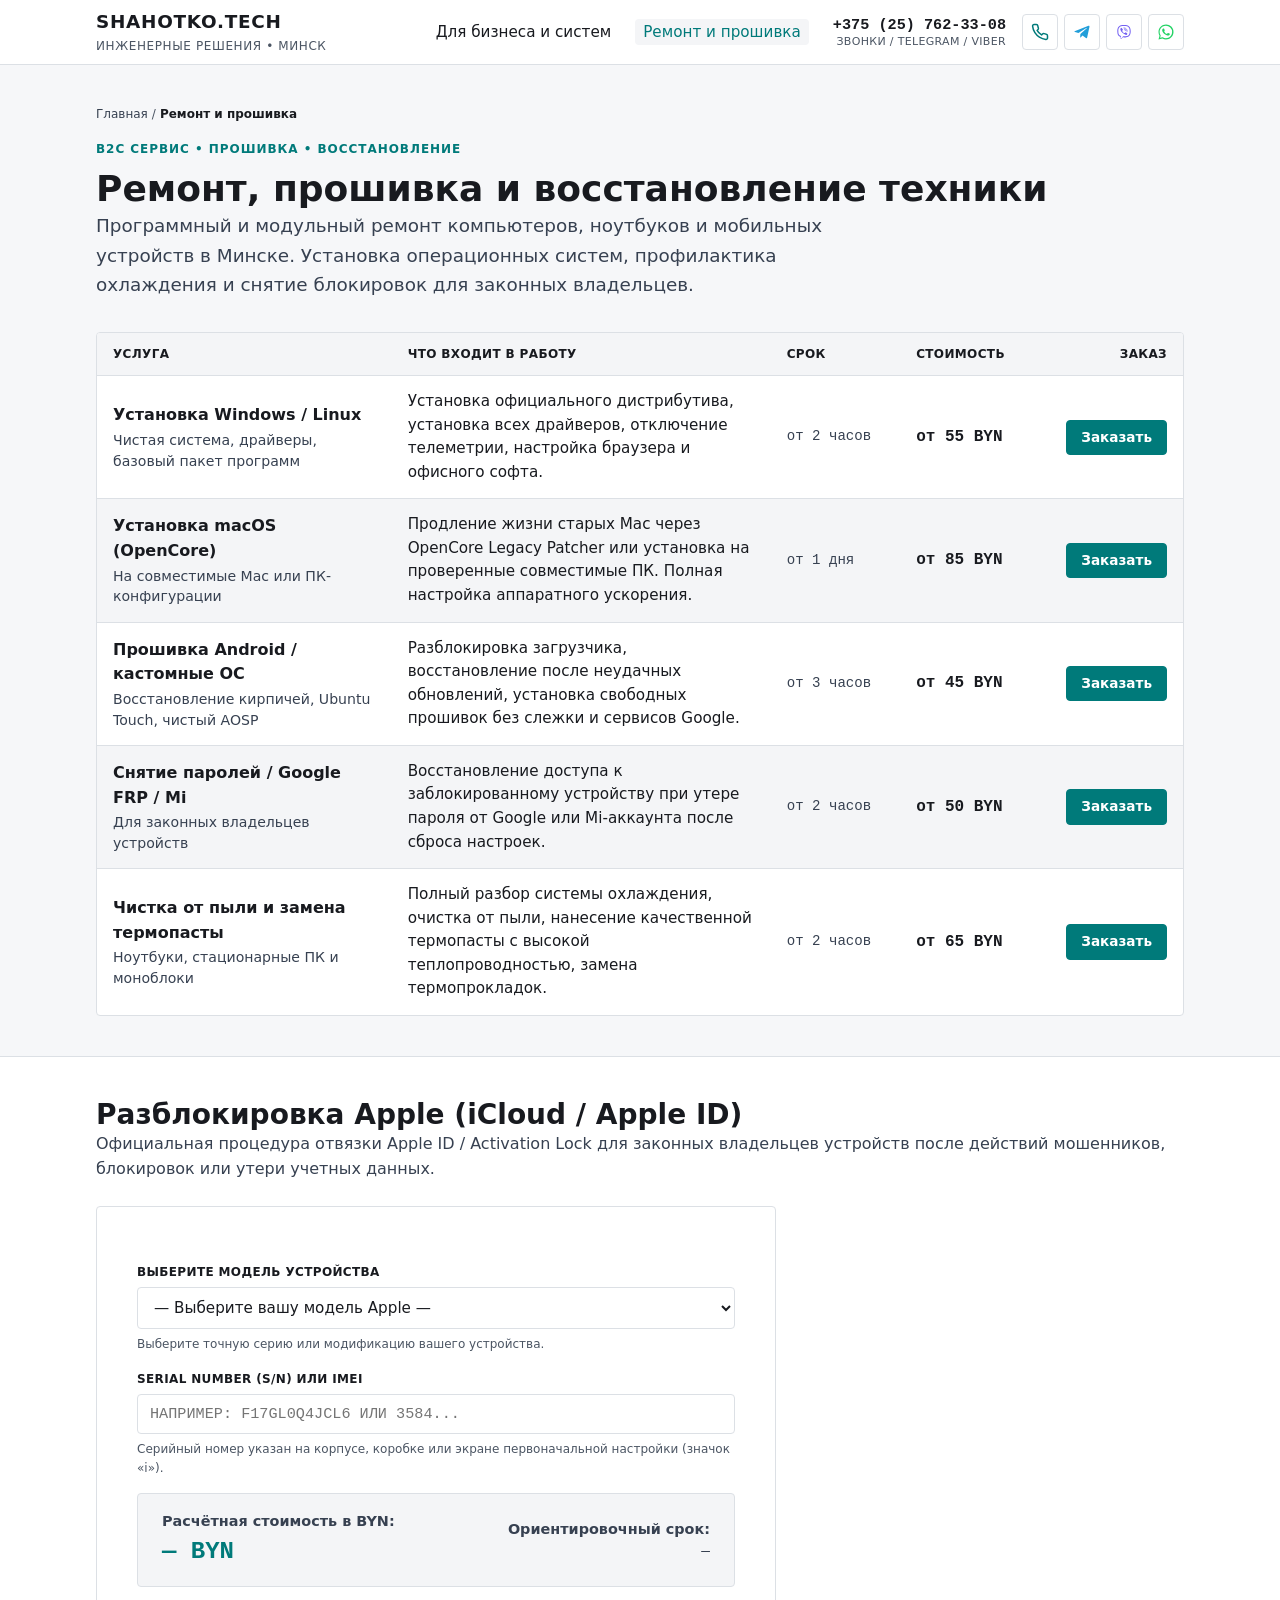
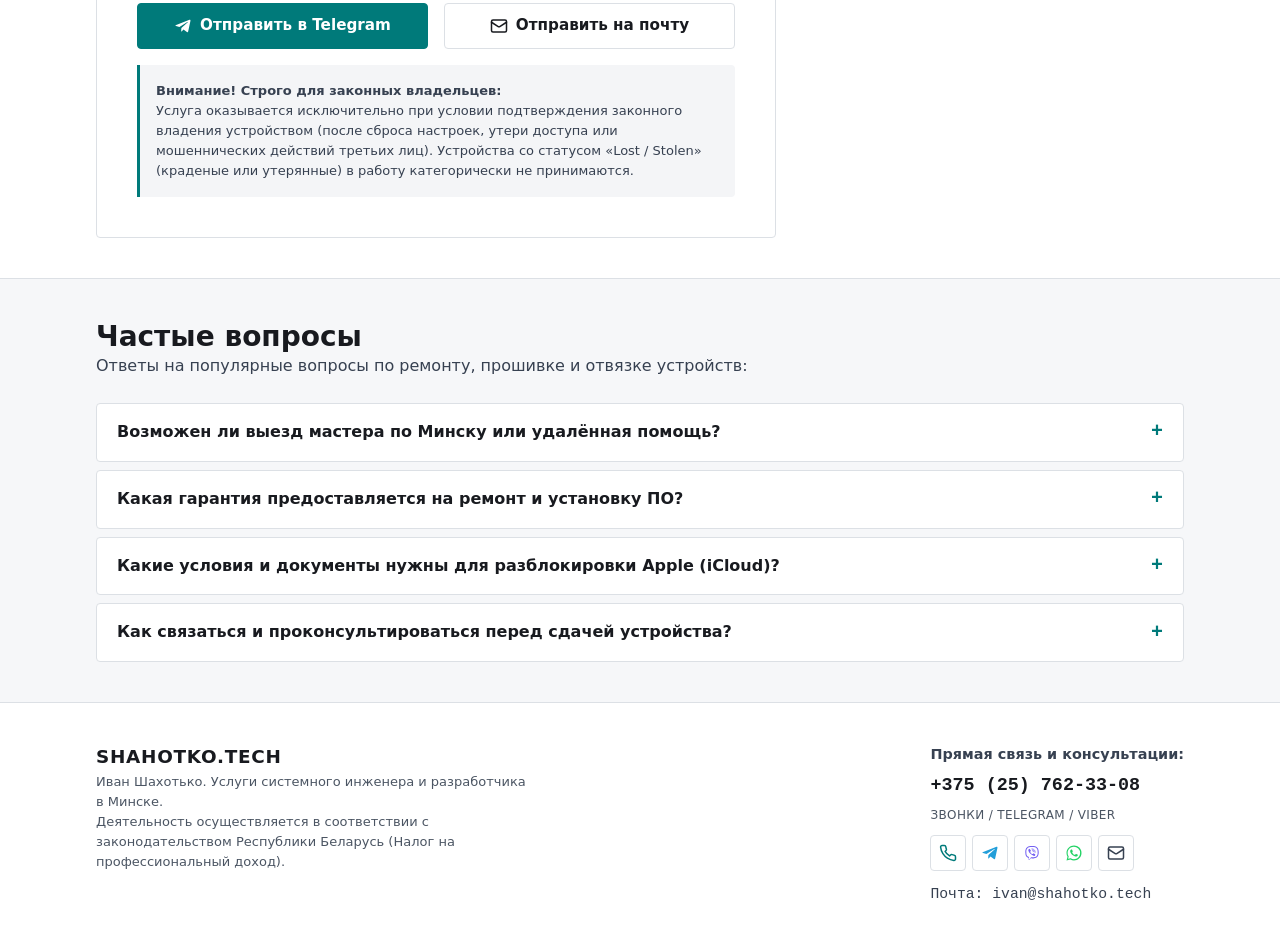
<file: repair/index.html>
<!DOCTYPE html>
<html lang="ru">
<head>
  <meta charset="UTF-8">
  <meta name="viewport" content="width=device-width, initial-scale=1.0">
  <title>Ремонт ПК, прошивка Android/iOS и разблокировка Apple в Минске | shahotko.tech</title>
  <meta name="description" content="Установка Windows/Linux/macOS, прошивка Android, чистка ноутбуков и ПК, снятие FRP/паролей и разблокировка Apple в Минске. Честный прайс в BYN.">
  <link rel="canonical" href="https://shahotko.tech/repair/">

  <!-- OpenGraph -->
  <meta property="og:type" content="website">
  <meta property="og:locale" content="ru_RU">
  <meta property="og:url" content="https://shahotko.tech/repair/">
  <meta property="og:title" content="Ремонт ПК, прошивка и разблокировка устройств в Минске">
  <meta property="og:description" content="Восстановление ОС, прошивка, чистка и снятие блокировок для законных владельцев. Калькулятор цен Apple. Прайс от 45 BYN.">

  <!-- Styles -->
  <link rel="stylesheet" href="/assets/style.css">

  <!-- Schema.org JSON-LD -->
  <script type="application/ld+json">
  {
    "@context": "https://schema.org",
    "@type": "ProfessionalService",
    "name": "Сервис, прошивка и ремонт техники — Иван Шахотько",
    "url": "https://shahotko.tech/repair/",
    "description": "Установка ОС, чистка ПК, прошивка смартфонов и разблокировка Apple для законных владельцев в Минске.",
    "address": {
      "@type": "PostalAddress",
      "addressLocality": "Минск",
      "addressCountry": "BY"
    },
    "areaServed": {
      "@type": "City",
      "name": "Минск"
    },
    "priceRange": "45 - 1740 BYN",
    "telephone": "+375257623308",
    "email": "ivan@shahotko.tech",
    "sameAs": [
      "https://t.me/shtoo_on_tvorit",
      "viber://chat?number=%2B375257623308",
      "https://wa.me/375257623308"
    ]
  }
  </script>
</head>
<body>
  <a href="#main-content" class="skip-link">Перейти к основному содержимому</a>

  <!-- Header -->
  <header class="site-header">
    <div class="container header-inner">
      <a href="/" class="brand" aria-label="shahotko.tech — Главная страница">
        <span class="brand-title">SHAHOTKO.TECH</span>
        <span class="brand-sub">Инженерные решения • Минск</span>
      </a>
      <div class="header-right">
        <nav aria-label="Основная навигация">
          <ul class="nav-links">
            <li><a href="/ai/">Для бизнеса и систем</a></li>
            <li><a href="/repair/" class="active" aria-current="page">Ремонт и прошивка</a></li>
          </ul>
        </nav>
        <div class="header-contacts">
          <a href="tel:+375257623308" class="header-phone">
            <span class="header-phone-val">+375 (25) 762-33-08</span>
            <span class="header-phone-sub">Звонки / Telegram / Viber</span>
          </a>
          <div class="header-channels">
            <a href="tel:+375257623308" class="btn-icon channel-call" title="Позвонить: +375 (25) 762-33-08" aria-label="Позвонить: +375 (25) 762-33-08">
              <svg viewBox="0 0 24 24" fill="none" stroke="currentColor" stroke-width="2" stroke-linecap="round" stroke-linejoin="round" aria-hidden="true"><path d="M22 16.92v3a2 2 0 0 1-2.18 2 19.79 19.79 0 0 1-8.63-3.07 19.5 19.5 0 0 1-6-6 19.79 19.79 0 0 1-3.07-8.67A2 2 0 0 1 4.11 2h3a2 2 0 0 1 2 1.72 12.84 12.84 0 0 0 .7 2.81 2 2 0 0 1-.45 2.11L8.09 9.91a16 16 0 0 0 6 6l1.27-1.27a2 2 0 0 1 2.11-.45 12.84 12.84 0 0 0 2.81.7A2 2 0 0 1 22 16.92z"/></svg>
            </a>
            <a href="https://t.me/shtoo_on_tvorit" class="btn-icon channel-tg" target="_blank" rel="noopener noreferrer" title="Написать в Telegram" aria-label="Telegram">
              <svg viewBox="0 0 24 24" fill="currentColor" aria-hidden="true"><path d="m20.665 3.717-17.73 6.837c-1.21.486-1.203 1.161-.222 1.462l4.552 1.42 10.532-6.645c.498-.303.953-.14.579.192l-8.533 7.701h-.002l-.313 4.674c.459 0 .661-.21.917-.46l2.203-2.14 4.58 3.385c.844.464 1.452.226 1.663-.785l3.01-14.18c.309-1.238-.472-1.8-1.466-1.446z"/></svg>
            </a>
            <a href="viber://chat?number=%2B375257623308" class="btn-icon channel-viber" title="Написать в Viber" aria-label="Viber">
              <svg viewBox="0 0 512 512" fill="currentColor" aria-hidden="true"><path fill="none" stroke="currentColor" stroke-linecap="round" stroke-width="16" d="M269 186a30 30 0 0 1 31 31m-38-58a64 64 0 0 1 64 67m-73-93a97 97 0 0 1 99 104"/><path fill="currentColor" fill-rule="evenodd" d="M95 232c0-91 17-147 161-147s161 56 161 147-17 147-161 147l-26-1-53 63c-4 4-8 1-8-3v-69c-6 0-31-12-38-19-22-23-36-40-36-118zm-30 0c0-126 55-177 191-177s191 51 191 177-55 177-191 177c-10 0-18 0-32-2l-38 43c-7 8-28 11-28-13v-42c-6 0-20-6-39-18-19-13-54-44-54-145zm223 42q10-13 24-4l36 27q8 10-7 28t-28 15q-53-12-102-60t-61-104q0-20 25-34 13-9 22 5l25 35q6 12-7 22c-39 15 51 112 73 70z"/></svg>
            </a>
            <a href="https://wa.me/375257623308" class="btn-icon channel-wa" target="_blank" rel="noopener noreferrer" title="Написать в WhatsApp" aria-label="WhatsApp">
              <svg viewBox="0 0 24 24" fill="currentColor" aria-hidden="true"><path d="M12.004 2c-5.518 0-9.996 4.478-9.996 9.996 0 1.763.459 3.486 1.332 5.006L2 22l5.13-1.345c1.468.802 3.125 1.225 4.874 1.225 5.518 0 9.996-4.478 9.996-9.996 0-2.67-1.04-5.18-2.928-7.068A9.93 9.93 0 0 0 12.004 2zm0 18.293c-1.536 0-3.042-.413-4.354-1.194l-.312-.185-3.23.847.862-3.148-.204-.324a8.273 8.273 0 0 1-1.266-4.293c0-4.577 3.725-8.302 8.304-8.302a8.25 8.25 0 0 1 5.875 2.433 8.25 8.25 0 0 1 2.433 5.874c0 4.577-3.725 8.292-8.308 8.292zm4.553-6.208c-.25-.125-1.478-.73-1.707-.812-.23-.083-.397-.125-.564.125-.167.25-.647.812-.793.979-.146.167-.292.188-.542.063-.25-.125-1.055-.389-2.01-1.24-.743-.663-1.245-1.482-1.391-1.732-.146-.25-.016-.385.11-.51.112-.112.25-.292.375-.438.125-.146.167-.25.25-.417.083-.167.042-.313-.021-.438-.063-.125-.564-1.356-.772-1.856-.203-.487-.41-.421-.564-.429-.146-.008-.313-.01-.48-.01-.167 0-.438.063-.667.313-.23.25-.876.856-.876 2.087s.897 2.42 1.022 2.587c.125.167 1.764 2.693 4.274 3.777.597.258 1.064.412 1.428.528.6.191 1.146.164 1.577.1.48-.072 1.478-.604 1.687-1.188.209-.584.209-1.084.146-1.188-.063-.104-.23-.167-.48-.292z"/></svg>
            </a>
          </div>
        </div>
      </div>
    </div>
  </header>

  <!-- Main Content -->
  <main id="main-content">
    <section class="section">
      <div class="container">
        <!-- Breadcrumbs -->
        <nav class="breadcrumbs" aria-label="Хлебные крошки">
          <a href="/">Главная</a>
          <span aria-hidden="true">/</span>
          <span aria-current="page">Ремонт и прошивка</span>
        </nav>

        <div class="hero-tagline">B2C Сервис • Прошивка • Восстановление</div>
        <h1>Ремонт, прошивка и восстановление техники</h1>
        <p class="hero-desc">
          Программный и модульный ремонт компьютеров, ноутбуков и мобильных устройств в Минске. Установка операционных систем, профилактика охлаждения и снятие блокировок для законных владельцев.
        </p>

        <!-- Services Table -->
        <div class="table-wrap" style="margin-top: 32px;">
          <table class="catalog-table" aria-label="Каталог услуг по ремонту и прошивке">
            <thead>
              <tr>
                <th scope="col" style="width: 28%;">Услуга</th>
                <th scope="col" style="width: 36%;">Что входит в работу</th>
                <th scope="col" style="width: 12%; white-space: nowrap;">Срок</th>
                <th scope="col" style="width: 14%; min-width: 110px; white-space: nowrap;">Стоимость</th>
                <th scope="col" style="width: 10%; text-align: right;">Заказ</th>
              </tr>
            </thead>
            <tbody>
              <tr>
                <td class="cell-service">
                  <div class="service-name">Установка Windows / Linux</div>
                  <div class="service-desc">Чистая система, драйверы, базовый пакет программ</div>
                </td>
                <td data-label="Состав работ">Установка официального дистрибутива, установка всех драйверов, отключение телеметрии, настройка браузера и офисного софта.</td>
                <td data-label="Срок" class="service-time">от 2 часов</td>
                <td data-label="Стоимость" class="service-price">от 55 BYN</td>
                <td class="service-action">
                  <a href="https://t.me/shtoo_on_tvorit?text=%D0%97%D0%B4%D1%80%D0%B0%D0%B2%D1%81%D1%82%D0%B2%D1%83%D0%B9%D1%82%D0%B5!%20%D0%98%D0%BD%D1%82%D0%B5%D1%80%D0%B5%D1%81%D1%83%D0%B5%D1%82:%20%D0%A3%D1%81%D1%82%D0%B0%D0%BD%D0%BE%D0%B2%D0%BA%D0%B0%20Windows%20/%20Linux" class="btn btn-primary btn-sm" target="_blank" rel="noopener noreferrer">Заказать</a>
                </td>
              </tr>
              <tr>
                <td class="cell-service">
                  <div class="service-name">Установка macOS (OpenCore)</div>
                  <div class="service-desc">На совместимые Mac или ПК-конфигурации</div>
                </td>
                <td data-label="Состав работ">Продление жизни старых Mac через OpenCore Legacy Patcher или установка на проверенные совместимые ПК. Полная настройка аппаратного ускорения.</td>
                <td data-label="Срок" class="service-time">от 1 дня</td>
                <td data-label="Стоимость" class="service-price">от 85 BYN</td>
                <td class="service-action">
                  <a href="https://t.me/shtoo_on_tvorit?text=%D0%97%D0%B4%D1%80%D0%B0%D0%B2%D1%81%D1%82%D0%B2%D1%83%D0%B9%D1%82%D0%B5!%20%D0%98%D0%BD%D1%82%D0%B5%D1%80%D0%B5%D1%81%D1%83%D0%B5%D1%82:%20%D0%A3%D1%81%D1%82%D0%B0%D0%BD%D0%BE%D0%B2%D0%BA%D0%B0%20macOS%20OpenCore" class="btn btn-primary btn-sm" target="_blank" rel="noopener noreferrer">Заказать</a>
                </td>
              </tr>
              <tr>
                <td class="cell-service">
                  <div class="service-name">Прошивка Android / кастомные ОС</div>
                  <div class="service-desc">Восстановление кирпичей, Ubuntu Touch, чистый AOSP</div>
                </td>
                <td data-label="Состав работ">Разблокировка загрузчика, восстановление после неудачных обновлений, установка свободных прошивок без слежки и сервисов Google.</td>
                <td data-label="Срок" class="service-time">от 3 часов</td>
                <td data-label="Стоимость" class="service-price">от 45 BYN</td>
                <td class="service-action">
                  <a href="https://t.me/shtoo_on_tvorit?text=%D0%97%D0%B4%D1%80%D0%B0%D0%B2%D1%81%D1%82%D0%B2%D1%83%D0%B9%D1%82%D0%B5!%20%D0%98%D0%BD%D1%82%D0%B5%D1%80%D0%B5%D1%81%D1%83%D0%B5%D1%82:%20%D0%9F%D1%80%D0%BE%D1%88%D0%B8%D0%B2%D0%BA%D0%B0%20Android%20/%20кастомные%20ОС" class="btn btn-primary btn-sm" target="_blank" rel="noopener noreferrer">Заказать</a>
                </td>
              </tr>
              <tr>
                <td class="cell-service">
                  <div class="service-name">Снятие паролей / Google FRP / Mi</div>
                  <div class="service-desc">Для законных владельцев устройств</div>
                </td>
                <td data-label="Состав работ">Восстановление доступа к заблокированному устройству при утере пароля от Google или Mi-аккаунта после сброса настроек.</td>
                <td data-label="Срок" class="service-time">от 2 часов</td>
                <td data-label="Стоимость" class="service-price">от 50 BYN</td>
                <td class="service-action">
                  <a href="https://t.me/shtoo_on_tvorit?text=%D0%97%D0%B4%D1%80%D0%B0%D0%B2%D1%81%D1%82%D0%B2%D1%83%D0%B9%D1%82%D0%B5!%20%D0%98%D0%BD%D1%82%D0%B5%D1%80%D0%B5%D1%81%D1%83%D0%B5%D1%82:%20%D0%A1%D0%BD%D1%8F%D1%82%D0%B8%D0%B5%20%D0%BF%D0%B0%D1%80%D0%BE%D0%BB%D0%B5%D0%B9%20/%20Google%20FRP" class="btn btn-primary btn-sm" target="_blank" rel="noopener noreferrer">Заказать</a>
                </td>
              </tr>
              <tr>
                <td class="cell-service">
                  <div class="service-name">Чистка от пыли и замена термопасты</div>
                  <div class="service-desc">Ноутбуки, стационарные ПК и моноблоки</div>
                </td>
                <td data-label="Состав работ">Полный разбор системы охлаждения, очистка от пыли, нанесение качественной термопасты с высокой теплопроводностью, замена термопрокладок.</td>
                <td data-label="Срок" class="service-time">от 2 часов</td>
                <td data-label="Стоимость" class="service-price">от 65 BYN</td>
                <td class="service-action">
                  <a href="https://t.me/shtoo_on_tvorit?text=%D0%97%D0%B4%D1%80%D0%B0%D0%B2%D1%81%D1%82%D0%B2%D1%83%D0%B9%D1%82%D0%B5!%20%D0%98%D0%BD%D1%82%D0%B5%D1%80%D0%B5%D1%81%D1%83%D0%B5%D1%82:%20%D0%A7%D0%B8%D1%81%D1%82%D0%BA%D0%B0%20%D0%BE%D1%82%20%D0%BF%D1%8B%D0%BB%D0%B8%20%D0%B8%20%D1%82%D0%B5%D1%80%D0%BC%D0%BE%D0%BF%D0%B0%D1%81%D1%82%D0%B0" class="btn btn-primary btn-sm" target="_blank" rel="noopener noreferrer">Заказать</a>
                </td>
              </tr>
            </tbody>
          </table>
        </div>
      </div>
    </section>

    <!-- Apple Unlock Widget Section -->
    <section class="section section-alt" id="apple-unlock" aria-labelledby="apple-title">
      <div class="container">
        <h2 id="apple-title">Разблокировка Apple (iCloud / Apple ID)</h2>
        <p>
          Официальная процедура отвязки Apple ID / Activation Lock для законных владельцев устройств после действий мошенников, блокировок или утери учетных данных.
        </p>

        <div class="widget-card">
          <form id="apple-calc-form" onsubmit="event.preventDefault();">
            <div class="form-grid">
              <div class="form-group">
                <label for="apple-model" class="form-label">Выберите модель устройства</label>
                <select id="apple-model" class="form-control" required aria-describedby="model-hint">
                  <option value="" disabled selected>Загрузка моделей...</option>
                </select>
                <span id="model-hint" class="form-hint">Выберите точную серию или модификацию вашего устройства.</span>
              </div>

              <div class="form-group">
                <label for="apple-sn" class="form-label">Serial Number (S/N) или IMEI</label>
                <input type="text" id="apple-sn" class="form-control mono-input" placeholder="Например: F17GL0Q4JCL6 или 3584..." maxlength="18" autocomplete="off" required aria-describedby="sn-hint">
                <span id="sn-hint" class="form-hint">Серийный номер указан на корпусе, коробке или экране первоначальной настройки (значок «i»).</span>
              </div>
            </div>

            <!-- Price & Turnaround Box -->
            <div class="calc-display" id="calc-display" aria-live="polite">
              <div>
                <div class="calc-price-label">Расчётная стоимость в BYN:</div>
                <div class="calc-price-value" id="calc-price">— BYN</div>
              </div>
              <div style="text-align: right;">
                <div class="calc-price-label">Ориентировочный срок:</div>
                <div class="calc-time-value" id="calc-time">—</div>
              </div>
            </div>

            <!-- Action Buttons (No backend) -->
            <div class="calc-actions">
              <a href="#" id="btn-telegram-apple" class="btn btn-primary" target="_blank" rel="noopener noreferrer">
                <svg width="18" height="18" viewBox="0 0 24 24" fill="currentColor" aria-hidden="true"><path d="m20.665 3.717-17.73 6.837c-1.21.486-1.203 1.161-.222 1.462l4.552 1.42 10.532-6.645c.498-.303.953-.14.579.192l-8.533 7.701h-.002l-.313 4.674c.459 0 .661-.21.917-.46l2.203-2.14 4.58 3.385c.844.464 1.452.226 1.663-.785l3.01-14.18c.309-1.238-.472-1.8-1.466-1.446z"/></svg>
                Отправить в Telegram
              </a>
              <a href="#" id="btn-mail-apple" class="btn btn-secondary">
                <svg width="18" height="18" viewBox="0 0 24 24" fill="none" stroke="currentColor" stroke-width="2" stroke-linecap="round" stroke-linejoin="round" aria-hidden="true"><rect x="2" y="4" width="20" height="16" rx="2"/><path d="m22 7-8.97 5.7a1.94 1.94 0 0 1-2.06 0L2 7"/></svg>
                Отправить на почту
              </a>
            </div>

            <!-- Legal Disclaimer -->
            <div class="disclaimer-box" role="note">
              <strong>Внимание! Строго для законных владельцев:</strong><br>
              Услуга оказывается исключительно при условии подтверждения законного владения устройством (после сброса настроек, утери доступа или мошеннических действий третьих лиц). Устройства со статусом «Lost / Stolen» (краденые или утерянные) в работу категорически не принимаются.
            </div>
          </form>
        </div>
      </div>
    </section>

    <!-- FAQ Section -->
    <section class="section" id="faq" aria-labelledby="faq-title">
      <div class="container">
        <h2 id="faq-title">Частые вопросы</h2>
        <p>Ответы на популярные вопросы по ремонту, прошивке и отвязке устройств:</p>

        <div class="faq-list">
          <details class="faq-item">
            <summary class="faq-summary">Возможен ли выезд мастера по Минску или удалённая помощь?</summary>
            <div class="faq-content">
              <p>Да. Программная настройка (чистка от вирусов, установка софта, диагностика проблем) может выполняться удалённо через AnyDesk или RustDesk по всей Беларуси. Аппаратный ремонт, чистка ПК и ноутбуков с заменой термопасты, а также сложная прошивка осуществляются при личной встрече в Минске или с выездом мастера к вам.</p>
            </div>
          </details>

          <details class="faq-item">
            <summary class="faq-summary">Какая гарантия предоставляется на ремонт и установку ПО?</summary>
            <div class="faq-content">
              <p>На установку и настройку операционных систем (Windows, Linux, macOS) предоставляется гарантия 14 дней на проверку стабильности и совместимости со всеми вашими программами. На чистку системы охлаждения и замену термопасты — гарантия сохранения температурной нормы под максимальной нагрузкой (проверка стресс-тестами AIDA64 / FurMark в вашем присутствии).</p>
            </div>
          </details>

          <details class="faq-item">
            <summary class="faq-summary">Какие условия и документы нужны для разблокировки Apple (iCloud)?</summary>
            <div class="faq-content">
              <p>Услуга оказывается строго законным владельцам техники! Процедура проводится для устройств, заблокированных в результате действий интернет-мошенников, утери пароля или сбоя при обновлении. Требуется предоставить Serial Number (S/N) или IMEI устройства, фото экрана блокировки и чек либо коробку при наличии. Устройства со статусом «Lost / Stolen» (краденые или утерянные) категорически не принимаются.</p>
            </div>
          </details>

          <details class="faq-item">
            <summary class="faq-summary">Как связаться и проконсультироваться перед сдачей устройства?</summary>
            <div class="faq-content">
              <p>Вы можете позвонить напрямую или написать в любой удобный мессенджер: Telegram, Viber или WhatsApp по номеру +375 (25) 762-33-08. Консультация бесплатна — сориентирую по точной стоимости и срокам за 5 минут.</p>
              <div class="faq-action-row">
                <a href="tel:+375257623308" class="btn btn-primary btn-sm">
                  <svg width="16" height="16" viewBox="0 0 24 24" fill="none" stroke="currentColor" stroke-width="2" stroke-linecap="round" stroke-linejoin="round" aria-hidden="true"><path d="M22 16.92v3a2 2 0 0 1-2.18 2 19.79 19.79 0 0 1-8.63-3.07 19.5 19.5 0 0 1-6-6 19.79 19.79 0 0 1-3.07-8.67A2 2 0 0 1 4.11 2h3a2 2 0 0 1 2 1.72 12.84 12.84 0 0 0 .7 2.81 2 2 0 0 1-.45 2.11L8.09 9.91a16 16 0 0 0 6 6l1.27-1.27a2 2 0 0 1 2.11-.45 12.84 12.84 0 0 0 2.81.7A2 2 0 0 1 22 16.92z"/></svg>
                  Позвонить: +375 (25) 762-33-08
                </a>
                <a href="https://t.me/shtoo_on_tvorit" class="btn btn-secondary btn-sm" target="_blank" rel="noopener noreferrer">
                  <svg width="16" height="16" viewBox="0 0 24 24" fill="currentColor" aria-hidden="true"><path d="m20.665 3.717-17.73 6.837c-1.21.486-1.203 1.161-.222 1.462l4.552 1.42 10.532-6.645c.498-.303.953-.14.579.192l-8.533 7.701h-.002l-.313 4.674c.459 0 .661-.21.917-.46l2.203-2.14 4.58 3.385c.844.464 1.452.226 1.663-.785l3.01-14.18c.309-1.238-.472-1.8-1.466-1.446z"/></svg>
                  Telegram
                </a>
                <a href="viber://chat?number=%2B375257623308" class="btn btn-secondary btn-sm">
                  <svg width="16" height="16" viewBox="0 0 512 512" fill="currentColor" aria-hidden="true"><path fill="none" stroke="currentColor" stroke-linecap="round" stroke-width="16" d="M269 186a30 30 0 0 1 31 31m-38-58a64 64 0 0 1 64 67m-73-93a97 97 0 0 1 99 104"/><path fill="currentColor" fill-rule="evenodd" d="M95 232c0-91 17-147 161-147s161 56 161 147-17 147-161 147l-26-1-53 63c-4 4-8 1-8-3v-69c-6 0-31-12-38-19-22-23-36-40-36-118zm-30 0c0-126 55-177 191-177s191 51 191 177-55 177-191 177c-10 0-18 0-32-2l-38 43c-7 8-28 11-28-13v-42c-6 0-20-6-39-18-19-13-54-44-54-145zm223 42q10-13 24-4l36 27q8 10-7 28t-28 15q-53-12-102-60t-61-104q0-20 25-34 13-9 22 5l25 35q6 12-7 22c-39 15 51 112 73 70z"/></svg>
                  Viber
                </a>
                <a href="https://wa.me/375257623308" class="btn btn-secondary btn-sm" target="_blank" rel="noopener noreferrer">
                  <svg width="16" height="16" viewBox="0 0 24 24" fill="currentColor" aria-hidden="true"><path d="M12.004 2c-5.518 0-9.996 4.478-9.996 9.996 0 1.763.459 3.486 1.332 5.006L2 22l5.13-1.345c1.468.802 3.125 1.225 4.874 1.225 5.518 0 9.996-4.478 9.996-9.996 0-2.67-1.04-5.18-2.928-7.068A9.93 9.93 0 0 0 12.004 2zm0 18.293c-1.536 0-3.042-.413-4.354-1.194l-.312-.185-3.23.847.862-3.148-.204-.324a8.273 8.273 0 0 1-1.266-4.293c0-4.577 3.725-8.302 8.304-8.302a8.25 8.25 0 0 1 5.875 2.433 8.25 8.25 0 0 1 2.433 5.874c0 4.577-3.725 8.292-8.308 8.292zm4.553-6.208c-.25-.125-1.478-.73-1.707-.812-.23-.083-.397-.125-.564.125-.167.25-.647.812-.793.979-.146.167-.292.188-.542.063-.25-.125-1.055-.389-2.01-1.24-.743-.663-1.245-1.482-1.391-1.732-.146-.25-.016-.385.11-.51.112-.112.25-.292.375-.438.125-.146.167-.25.25-.417.083-.167.042-.313-.021-.438-.063-.125-.564-1.356-.772-1.856-.203-.487-.41-.421-.564-.429-.146-.008-.313-.01-.48-.01-.167 0-.438.063-.667.313-.23.25-.876.856-.876 2.087s.897 2.42 1.022 2.587c.125.167 1.764 2.693 4.274 3.777.597.258 1.064.412 1.428.528.6.191 1.146.164 1.577.1.48-.072 1.478-.604 1.687-1.188.209-.584.209-1.084.146-1.188-.063-.104-.23-.167-.48-.292z"/></svg>
                  WhatsApp
                </a>
              </div>
            </div>
          </details>
        </div>
      </div>
    </section>
  </main>

  <!-- Footer -->
  <footer class="site-footer">
    <div class="container footer-inner">
      <div>
        <div class="brand-title">SHAHOTKO.TECH</div>
        <p class="footer-npd">
          Иван Шахотько. Услуги системного инженера и разработчика в Минске.<br>
          Деятельность осуществляется в соответствии с законодательством Республики Беларусь (Налог на профессиональный доход).
        </p>
      </div>
      <div class="footer-contacts">
        <strong>Прямая связь и консультации:</strong>
        <a href="tel:+375257623308" class="footer-phone-val">+375 (25) 762-33-08</a>
        <span class="footer-phone-sub">Звонки / Telegram / Viber</span>
        <div class="footer-messenger-btns">
          <a href="tel:+375257623308" class="btn-icon channel-call" title="Позвонить: +375 (25) 762-33-08" aria-label="Позвонить">
            <svg viewBox="0 0 24 24" fill="none" stroke="currentColor" stroke-width="2" stroke-linecap="round" stroke-linejoin="round" aria-hidden="true"><path d="M22 16.92v3a2 2 0 0 1-2.18 2 19.79 19.79 0 0 1-8.63-3.07 19.5 19.5 0 0 1-6-6 19.79 19.79 0 0 1-3.07-8.67A2 2 0 0 1 4.11 2h3a2 2 0 0 1 2 1.72 12.84 12.84 0 0 0 .7 2.81 2 2 0 0 1-.45 2.11L8.09 9.91a16 16 0 0 0 6 6l1.27-1.27a2 2 0 0 1 2.11-.45 12.84 12.84 0 0 0 2.81.7A2 2 0 0 1 22 16.92z"/></svg>
          </a>
          <a href="https://t.me/shtoo_on_tvorit" class="btn-icon channel-tg" target="_blank" rel="noopener noreferrer" title="Написать в Telegram" aria-label="Telegram">
            <svg viewBox="0 0 24 24" fill="currentColor" aria-hidden="true"><path d="m20.665 3.717-17.73 6.837c-1.21.486-1.203 1.161-.222 1.462l4.552 1.42 10.532-6.645c.498-.303.953-.14.579.192l-8.533 7.701h-.002l-.313 4.674c.459 0 .661-.21.917-.46l2.203-2.14 4.58 3.385c.844.464 1.452.226 1.663-.785l3.01-14.18c.309-1.238-.472-1.8-1.466-1.446z"/></svg>
          </a>
          <a href="viber://chat?number=%2B375257623308" class="btn-icon channel-viber" title="Написать в Viber" aria-label="Viber">
            <svg viewBox="0 0 512 512" fill="currentColor" aria-hidden="true"><path fill="none" stroke="currentColor" stroke-linecap="round" stroke-width="16" d="M269 186a30 30 0 0 1 31 31m-38-58a64 64 0 0 1 64 67m-73-93a97 97 0 0 1 99 104"/><path fill="currentColor" fill-rule="evenodd" d="M95 232c0-91 17-147 161-147s161 56 161 147-17 147-161 147l-26-1-53 63c-4 4-8 1-8-3v-69c-6 0-31-12-38-19-22-23-36-40-36-118zm-30 0c0-126 55-177 191-177s191 51 191 177-55 177-191 177c-10 0-18 0-32-2l-38 43c-7 8-28 11-28-13v-42c-6 0-20-6-39-18-19-13-54-44-54-145zm223 42q10-13 24-4l36 27q8 10-7 28t-28 15q-53-12-102-60t-61-104q0-20 25-34 13-9 22 5l25 35q6 12-7 22c-39 15 51 112 73 70z"/></svg>
          </a>
          <a href="https://wa.me/375257623308" class="btn-icon channel-wa" target="_blank" rel="noopener noreferrer" title="Написать в WhatsApp" aria-label="WhatsApp">
            <svg viewBox="0 0 24 24" fill="currentColor" aria-hidden="true"><path d="M12.004 2c-5.518 0-9.996 4.478-9.996 9.996 0 1.763.459 3.486 1.332 5.006L2 22l5.13-1.345c1.468.802 3.125 1.225 4.874 1.225 5.518 0 9.996-4.478 9.996-9.996 0-2.67-1.04-5.18-2.928-7.068A9.93 9.93 0 0 0 12.004 2zm0 18.293c-1.536 0-3.042-.413-4.354-1.194l-.312-.185-3.23.847.862-3.148-.204-.324a8.273 8.273 0 0 1-1.266-4.293c0-4.577 3.725-8.302 8.304-8.302a8.25 8.25 0 0 1 5.875 2.433 8.25 8.25 0 0 1 2.433 5.874c0 4.577-3.725 8.292-8.308 8.292zm4.553-6.208c-.25-.125-1.478-.73-1.707-.812-.23-.083-.397-.125-.564.125-.167.25-.647.812-.793.979-.146.167-.292.188-.542.063-.25-.125-1.055-.389-2.01-1.24-.743-.663-1.245-1.482-1.391-1.732-.146-.25-.016-.385.11-.51.112-.112.25-.292.375-.438.125-.146.167-.25.25-.417.083-.167.042-.313-.021-.438-.063-.125-.564-1.356-.772-1.856-.203-.487-.41-.421-.564-.429-.146-.008-.313-.01-.48-.01-.167 0-.438.063-.667.313-.23.25-.876.856-.876 2.087s.897 2.42 1.022 2.587c.125.167 1.764 2.693 4.274 3.777.597.258 1.064.412 1.428.528.6.191 1.146.164 1.577.1.48-.072 1.478-.604 1.687-1.188.209-.584.209-1.084.146-1.188-.063-.104-.23-.167-.48-.292z"/></svg>
          </a>
          <a href="mailto:ivan@shahotko.tech" class="btn-icon channel-mail" title="Написать на почту: ivan@shahotko.tech" aria-label="Почта">
            <svg viewBox="0 0 24 24" fill="none" stroke="currentColor" stroke-width="2" stroke-linecap="round" stroke-linejoin="round" aria-hidden="true"><rect x="2" y="4" width="20" height="16" rx="2"/><path d="m22 7-8.97 5.7a1.94 1.94 0 0 1-2.06 0L2 7"/></svg>
          </a>
        </div>
        <a href="mailto:ivan@shahotko.tech" class="footer-email">Почта: ivan@shahotko.tech</a>
      </div>
    </div>
  </footer>

  <!-- Vanilla JS: Apple Unlock Calculator (Zero External Dependencies) -->
  <script>
  (function() {
    'use strict';

    // Fallback embedded data in case file:// or strict CORS environment prevents fetch
    var fallbackDevices = [
      { id: "watch-all", name: "Apple Watch (SE, Series 4–10, Ultra)", price_byn: 470, time_est: "1–4 рабочих дня" },
      { id: "ipad-wifi", name: "iPad Wi-Fi (iPad 9/10/11, Air, mini Wi-Fi)", price_byn: 470, time_est: "1–4 рабочих дня" },
      { id: "ipad-cellular", name: "iPad Cellular (с поддержкой SIM / eSIM)", price_byn: 870, time_est: "2–5 рабочих дней" },
      { id: "iphone-11", name: "iPhone 11 / 11 Pro / 11 Pro Max", price_byn: 870, time_est: "1–5 рабочих дней" },
      { id: "iphone-12", name: "iPhone 12 / 12 mini / 12 Pro / 12 Pro Max", price_byn: 870, time_est: "1–5 рабочих дней" },
      { id: "iphone-13-15-base", name: "iPhone 13 / 14 / 15 (базовые и Plus)", price_byn: 870, time_est: "1–5 рабочих дней" },
      { id: "iphone-13-15-pro", name: "iPhone 13 Pro / 14 Pro / 15 Pro", price_byn: 1350, time_est: "2–6 рабочих дней" },
      { id: "iphone-15-pm-16-pro", name: "iPhone 15 Pro Max / 16 / 16 Pro", price_byn: 1350, time_est: "2–6 рабочих дней" },
      { id: "iphone-16-pm-17", name: "iPhone 16 Pro Max / 17 / 17 Pro Max", price_byn: 1740, time_est: "3–7 рабочих дней" }
    ];

    var modelSelect = document.getElementById('apple-model');
    var snInput = document.getElementById('apple-sn');
    var priceDisplay = document.getElementById('calc-price');
    var timeDisplay = document.getElementById('calc-time');
    var tgBtn = document.getElementById('btn-telegram-apple');
    var mailBtn = document.getElementById('btn-mail-apple');

    var currentDevices = [];

    function populateSelect(devices) {
      currentDevices = devices;
      modelSelect.innerHTML = '<option value="" disabled selected>— Выберите вашу модель Apple —</option>';
      var groups = {};
      devices.forEach(function(d) {
        var groupName = d.category_name || (d.category === 'iphone' ? 'iPhone (после мошенников)' : (d.category === 'ipad' ? 'iPad (Wi-Fi по S/N)' : 'Apple Watch (GPS по S/N)'));
        if (!groups[groupName]) {
          groups[groupName] = document.createElement('optgroup');
          groups[groupName].label = groupName;
          modelSelect.appendChild(groups[groupName]);
        }
        var opt = document.createElement('option');
        opt.value = d.id;
        opt.textContent = d.name + ' — ' + d.price_byn + ' BYN';
        groups[groupName].appendChild(opt);
      });
    }

    function updateActionLinks() {
      var selectedId = modelSelect.value;
      var snVal = snInput.value.trim().toUpperCase();

      var device = currentDevices.find(function(d) { return d.id === selectedId; });

      if (!device) {
        priceDisplay.textContent = '— BYN';
        timeDisplay.textContent = '—';
        tgBtn.href = 'https://t.me/shtoo_on_tvorit';
        mailBtn.href = 'mailto:ivan@shahotko.tech';
        return;
      }

      priceDisplay.textContent = device.price_byn + ' BYN';
      timeDisplay.textContent = device.time_est;

      var snFormatted = snVal ? snVal : '[Укажите серийный номер или IMEI]';
      var textMessage = 'Заявка на разблокировку ' + device.name + '.\n' +
        'S/N или IMEI: ' + snFormatted + '.\n' +
        'Расчётная стоимость: ' + device.price_byn + ' BYN (' + device.time_est + ').\n' +
        'Подтверждаю, что являюсь законным владельцем устройства.';

      // Telegram Link
      tgBtn.href = 'https://t.me/shtoo_on_tvorit?text=' + encodeURIComponent(textMessage);

      // Mailto Link
      var mailSubject = 'Заявка на разблокировку Apple: ' + device.name + (snVal ? ' (' + snVal + ')' : '');
      mailBtn.href = 'mailto:ivan@shahotko.tech?subject=' + encodeURIComponent(mailSubject) + '&body=' + encodeURIComponent(textMessage);
    }

    // Try fetching JSON, otherwise use embedded fallback
    fetch('/repair/apple-prices.json')
      .then(function(res) {
        if (!res.ok) throw new Error('Network error');
        return res.json();
      })
      .then(function(data) {
        if (data && data.devices && data.devices.length) {
          populateSelect(data.devices);
        } else {
          populateSelect(fallbackDevices);
        }
      })
      .catch(function() {
        populateSelect(fallbackDevices);
      });

    modelSelect.addEventListener('change', updateActionLinks);
    snInput.addEventListener('input', updateActionLinks);
  })();
  </script>
</body>
</html>
</file>
<file: assets/style.css>
/* SHAHOTKO.TECH — Design System (Thomann Catalog Aesthetic)
   Light theme • High contrast (WCAG AA) • No gradients • No shadows */

:root {
  --bg-primary: #F6F7F9;
  --bg-alt: #F4F5F7;
  --bg-card: #FFFFFF;
  --border-color: #DCE0E5;
  --border-radius: 4px;

  --text-primary: #181A1F;
  --text-secondary: #374151;
  --text-muted: #4B5563;

  --accent: #007A7A;
  --accent-hover: #005F5F;
  --accent-text: #FFFFFF;

  --font-sans: system-ui, -apple-system, BlinkMacSystemFont, "Segoe UI", Roboto, sans-serif;
  --font-mono: ui-monospace, SFMono-Regular, Menlo, Monaco, Consolas, "Liberation Mono", monospace;

  --container-max: 1120px;
  --spacing-xs: 4px;
  --spacing-sm: 8px;
  --spacing-md: 16px;
  --spacing-lg: 24px;
  --spacing-xl: 40px;
  --spacing-xxl: 64px;
}

*, *::before, *::after {
  box-sizing: border-box;
  margin: 0;
  padding: 0;
}

html {
  font-size: 16px;
  line-height: 1.55;
  background: var(--bg-primary);
  color: var(--text-primary);
  font-family: var(--font-sans);
  -webkit-text-size-adjust: 100%;
  text-rendering: optimizeLegibility;
}

body {
  min-height: 100vh;
  display: flex;
  flex-direction: column;
  background: var(--bg-primary);
}

.skip-link {
  position: absolute;
  top: -100px;
  left: 16px;
  background: var(--accent);
  color: #FFFFFF;
  padding: var(--spacing-sm) var(--spacing-md);
  border-radius: var(--border-radius);
  z-index: 1000;
  text-decoration: none;
  font-weight: 600;
}
.skip-link:focus { top: 16px; }

:focus-visible {
  outline: 2px solid var(--accent);
  outline-offset: 2px;
}

h1, h2, h3, h4 {
  color: var(--text-primary);
  font-weight: 700;
  line-height: 1.25;
}
h1 { font-size: clamp(1.75rem, 3.5vw, 2.25rem); }
h2 { font-size: clamp(1.35rem, 2.5vw, 1.75rem); }
h3 { font-size: 1.15rem; }

p {
  color: var(--text-secondary);
  line-height: 1.55;
  margin-bottom: var(--spacing-md);
}
p:last-child { margin-bottom: 0; }

a {
  color: var(--accent);
  text-decoration: none;
  transition: color 0.15s ease;
}
a:hover {
  color: var(--accent-hover);
  text-decoration: underline;
}

.mono-val {
  font-family: var(--font-mono);
  font-size: 0.95em;
  letter-spacing: -0.02em;
}

.container {
  width: 100%;
  max-width: var(--container-max);
  margin-left: auto;
  margin-right: auto;
  padding-left: var(--spacing-md);
  padding-right: var(--spacing-md);
}

.section {
  padding-top: var(--spacing-xl);
  padding-bottom: var(--spacing-xl);
  background: var(--bg-primary);
}

.section-alt {
  background: #FFFFFF;
  border-top: 1px solid var(--border-color);
  border-bottom: 1px solid var(--border-color);
}

.site-header {
  background: #FFFFFF;
  border-bottom: 1px solid var(--border-color);
  position: sticky;
  top: 0;
  z-index: 100;
}

.header-inner {
  display: flex;
  align-items: center;
  justify-content: space-between;
  min-height: 64px;
}

.brand {
  display: flex;
  flex-direction: column;
  text-decoration: none;
  flex-shrink: 0;
}
.brand:hover { text-decoration: none; }
.brand-title {
  font-size: 1.15rem;
  font-weight: 800;
  letter-spacing: 0.04em;
  color: var(--text-primary);
}
.brand-sub {
  font-size: 12px;
  color: var(--text-muted);
  text-transform: uppercase;
  letter-spacing: 0.05em;
}

.header-right {
  display: flex;
  align-items: center;
  gap: var(--spacing-lg);
}

.nav-links {
  display: flex;
  align-items: center;
  gap: var(--spacing-md);
  list-style: none;
}
.nav-links a {
  color: var(--text-primary);
  font-weight: 500;
  font-size: 0.95rem;
  padding: var(--spacing-xs) var(--spacing-sm);
  border-radius: var(--border-radius);
  white-space: nowrap;
}
.nav-links a:hover,
.nav-links a.active {
  color: var(--accent);
  text-decoration: none;
  background: var(--bg-alt);
}

.header-contacts {
  display: flex;
  align-items: center;
  gap: var(--spacing-md);
}

.header-phone {
  display: flex;
  flex-direction: column;
  text-decoration: none;
  text-align: right;
  line-height: 1.25;
}
.header-phone:hover {
  text-decoration: none;
}
.header-phone:hover .header-phone-val {
  color: var(--accent);
}

.header-phone-val {
  font-family: var(--font-mono);
  font-size: 0.95rem;
  font-weight: 700;
  color: var(--text-primary);
  white-space: nowrap;
}

.header-phone-sub {
  font-size: 11px;
  color: var(--text-muted);
  text-transform: uppercase;
  letter-spacing: 0.03em;
  white-space: nowrap;
}

.header-channels {
  display: flex;
  align-items: center;
  gap: 6px;
}

/* Buttons */
.btn {
  display: inline-flex;
  align-items: center;
  justify-content: center;
  padding: 10px 18px;
  font-size: 0.95rem;
  font-weight: 600;
  border-radius: var(--border-radius);
  border: 1px solid transparent;
  cursor: pointer;
  text-decoration: none;
  transition: background-color 0.15s ease, border-color 0.15s ease, color 0.15s ease;
  white-space: nowrap;
}
.btn:hover { text-decoration: none; }

.btn svg {
  flex-shrink: 0;
  display: inline-block;
  vertical-align: middle;
  margin-right: 8px;
}

.btn-icon {
  width: 36px;
  height: 36px;
  min-width: 36px;
  padding: 0;
  display: inline-flex;
  align-items: center;
  justify-content: center;
  border-radius: var(--border-radius);
  border: 1px solid var(--border-color);
  background: #FFFFFF;
  color: var(--text-primary);
  text-decoration: none;
  cursor: pointer;
  transition: all 0.15s ease;
  flex-shrink: 0;
}
.btn-icon svg {
  width: 18px;
  height: 18px;
  display: block;
  flex-shrink: 0;
}
.btn-icon:hover {
  text-decoration: none;
  border-color: var(--accent);
  background: var(--bg-alt);
}

.btn-icon.channel-call { color: #007A7A; }
.btn-icon.channel-call:hover { border-color: #007A7A; background: #E6F4F4; color: #005F5F; }

.btn-icon.channel-tg { color: #229ED9; }
.btn-icon.channel-tg:hover { border-color: #229ED9; background: #E8F5FD; color: #1B88BE; }

.btn-icon.channel-viber { color: #7360F2; }
.btn-icon.channel-viber:hover { border-color: #7360F2; background: #F2EFFF; color: #5B48DF; }

.btn-icon.channel-wa { color: #25D366; }
.btn-icon.channel-wa:hover { border-color: #25D366; background: #E8F8EE; color: #1EAE53; }

.btn-icon.channel-mail { color: var(--text-secondary); }
.btn-icon.channel-mail:hover { border-color: var(--text-primary); background: var(--bg-alt); color: var(--text-primary); }

.btn-primary {
  background: var(--accent);
  color: #FFFFFF !important;
  border-color: var(--accent);
  font-weight: 600;
}
.btn-primary:hover {
  background: var(--accent-hover);
  border-color: var(--accent-hover);
  color: #FFFFFF !important;
}

.btn-secondary {
  background: var(--bg-card);
  color: var(--text-primary);
  border-color: var(--border-color);
}
.btn-secondary:hover {
  background: var(--bg-alt);
  color: var(--text-primary);
}

.btn-sm {
  padding: 6px 14px;
  font-size: 0.85rem;
  font-weight: 600;
}

/* Badges */
.badge {
  display: inline-block;
  padding: 3px 8px;
  font-size: 12px;
  font-weight: 600;
  text-transform: uppercase;
  letter-spacing: 0.04em;
  background: var(--bg-alt);
  border: 1px solid var(--border-color);
  color: #1F2937;
  border-radius: var(--border-radius);
}
.badge-teal {
  background-color: #E6F4F4;
  border-color: #99D1D1;
  color: #004D4D;
}

/* Hero Section */
.hero { padding: var(--spacing-xxl) 0 var(--spacing-xl); }
.hero-tagline {
  font-size: 12px;
  font-weight: 700;
  text-transform: uppercase;
  letter-spacing: 0.08em;
  color: var(--accent);
  margin-bottom: var(--spacing-sm);
}
.hero-title {
  margin-bottom: var(--spacing-md);
  max-width: 820px;
}
.hero-desc {
  font-size: 1.15rem;
  line-height: 1.6;
  max-width: 780px;
  color: var(--text-secondary);
  margin-bottom: var(--spacing-lg);
}
.hero-actions {
  display: flex;
  gap: var(--spacing-md);
  align-items: center;
  flex-wrap: wrap;
}

/* Breadcrumbs */
.breadcrumbs {
  display: flex;
  align-items: center;
  gap: var(--spacing-xs);
  font-size: 12px;
  margin-bottom: var(--spacing-md);
  color: var(--text-muted);
}
.breadcrumbs a { color: var(--text-secondary); }
.breadcrumbs span[aria-current="page"] {
  color: var(--text-primary);
  font-weight: 600;
}

/* Portal 2-Card Grid */
.portal-grid {
  display: grid;
  grid-template-columns: repeat(2, 1fr);
  gap: var(--spacing-lg);
  margin-top: var(--spacing-lg);
}
.portal-card {
  background: var(--bg-card);
  border: 1px solid var(--border-color);
  border-radius: var(--border-radius);
  padding: var(--spacing-xl);
  display: flex;
  flex-direction: column;
  justify-content: space-between;
  transition: border-color 0.15s ease;
}
.portal-card:hover { border-color: var(--accent); }
.portal-card-header { margin-bottom: var(--spacing-md); }
.portal-card-header .badge { margin-bottom: var(--spacing-sm); }
.portal-card-title { font-size: 1.35rem; margin-bottom: var(--spacing-sm); }
.portal-card-list {
  list-style: none;
  margin: var(--spacing-md) 0 var(--spacing-lg);
  display: flex;
  flex-direction: column;
  gap: var(--spacing-xs);
}
.portal-card-list li {
  font-size: 0.95rem;
  line-height: 1.5;
  color: var(--text-secondary);
  display: flex;
  align-items: flex-start;
  gap: var(--spacing-sm);
}
.portal-card-list li::before {
  content: "•";
  color: var(--accent);
  font-weight: bold;
}
.portal-card-footer {
  display: flex;
  align-items: center;
  justify-content: space-between;
  padding-top: var(--spacing-md);
  border-top: 1px solid var(--border-color);
  margin-top: auto;
}
.portal-price-note {
  font-family: var(--font-mono);
  font-size: 0.9rem;
  color: var(--text-primary);
  font-weight: 600;
}

/* Catalog Tables */
.table-wrap {
  width: 100%;
  overflow-x: auto;
  border: 1px solid var(--border-color);
  border-radius: var(--border-radius);
  background: var(--bg-card);
}
.catalog-table {
  width: 100%;
  border-collapse: collapse;
  text-align: left;
  font-size: 0.95rem;
}
.catalog-table th {
  background: var(--bg-alt);
  color: var(--text-primary);
  padding: 12px 16px;
  font-weight: 600;
  font-size: 12px;
  text-transform: uppercase;
  letter-spacing: 0.03em;
  border-bottom: 1px solid var(--border-color);
  white-space: nowrap;
}
.catalog-table td {
  padding: 14px 16px;
  border-bottom: 1px solid var(--border-color);
  vertical-align: middle;
}
.catalog-table tbody tr:nth-child(even) { background: var(--bg-alt); }
.catalog-table tbody tr:last-child td { border-bottom: none; }
.catalog-table .service-name {
  font-weight: 600;
  color: var(--text-primary);
  font-size: 1rem;
}
.catalog-table .service-desc {
  font-size: 0.88rem;
  color: var(--text-secondary);
  margin-top: 2px;
  line-height: 1.45;
}
.catalog-table .service-time {
  font-family: var(--font-mono);
  font-size: 0.88rem;
  color: var(--text-secondary);
  white-space: nowrap;
}
.catalog-table .service-price,
.catalog-table td[data-label="Стоимость"],
.service-price {
  font-family: var(--font-mono);
  font-weight: 700;
  font-size: 1rem;
  color: var(--text-primary);
  white-space: nowrap !important;
}
.catalog-table .service-action {
  text-align: right;
  white-space: nowrap;
}

/* Steps Grid */
.steps-grid {
  display: grid;
  grid-template-columns: repeat(3, 1fr);
  gap: var(--spacing-lg);
  margin-top: var(--spacing-lg);
}
.step-card {
  background: var(--bg-card);
  border: 1px solid var(--border-color);
  border-radius: var(--border-radius);
  padding: var(--spacing-lg);
}
.step-num {
  font-family: var(--font-mono);
  font-size: 12px;
  font-weight: 700;
  color: var(--accent);
  margin-bottom: var(--spacing-xs);
}
.step-title { font-size: 1.1rem; margin-bottom: var(--spacing-xs); }

/* Case Studies */
.case-grid {
  display: grid;
  grid-template-columns: repeat(2, 1fr);
  gap: var(--spacing-lg);
  margin-top: var(--spacing-lg);
}
.case-card {
  background: var(--bg-card);
  border: 1px solid var(--border-color);
  border-radius: var(--border-radius);
  padding: var(--spacing-xl);
}
.case-card h3 { margin-bottom: var(--spacing-md); }
.case-part { margin-bottom: var(--spacing-sm); font-size: 0.95rem; line-height: 1.5; }
.case-part strong { color: var(--text-primary); }

/* Works & Reviews Grid (Compact, Fits Screen) */
.works-grid {
  display: grid;
  grid-template-columns: repeat(3, 1fr);
  gap: var(--spacing-md);
  margin-top: var(--spacing-md);
}
.work-card {
  background: var(--bg-card);
  border: 1px solid var(--border-color);
  border-radius: var(--border-radius);
  overflow: hidden;
  display: flex;
  flex-direction: column;
}
.work-card-media {
  width: 100%;
  height: 120px;
  background: var(--bg-alt);
  border-bottom: 1px solid var(--border-color);
  overflow: hidden;
}
.work-card-media img {
  width: 100%;
  height: 100%;
  object-fit: cover;
  display: block;
}
.work-card-body {
  padding: var(--spacing-md);
  display: flex;
  flex-direction: column;
  flex-grow: 1;
}
.work-card-body .badge {
  margin-bottom: 6px;
  align-self: flex-start;
}
.work-card-title {
  font-size: 1.05rem;
  margin-bottom: 6px;
  line-height: 1.3;
}
.work-card-desc {
  font-size: 0.88rem;
  color: var(--text-secondary);
  margin-bottom: 10px;
  line-height: 1.45;
}
.work-review {
  margin-top: auto;
  padding: 8px 12px;
  background: var(--bg-alt);
  border-left: 3px solid var(--accent);
  border-radius: 0 var(--border-radius) var(--border-radius) 0;
  font-size: 0.82rem;
  color: var(--text-secondary);
  font-style: italic;
  line-height: 1.45;
}
.work-review p {
  margin-bottom: 4px;
  color: var(--text-secondary);
}
.work-review cite {
  display: block;
  font-style: normal;
  font-weight: 600;
  font-size: 12px;
  color: var(--text-primary);
}

/* Apple Unlock Widget */
.widget-card {
  background: var(--bg-card);
  border: 1px solid var(--border-color);
  border-radius: var(--border-radius);
  padding: var(--spacing-xl);
  max-width: 680px;
  margin-top: var(--spacing-lg);
}
.form-grid {
  display: grid;
  grid-template-columns: 1fr;
  gap: var(--spacing-md);
  margin-top: var(--spacing-md);
}
.form-group {
  display: flex;
  flex-direction: column;
  gap: 6px;
}
.form-label {
  font-size: 12px;
  font-weight: 600;
  text-transform: uppercase;
  letter-spacing: 0.03em;
  color: var(--text-primary);
}
.form-control {
  font-family: var(--font-sans);
  font-size: 0.95rem;
  padding: 10px 12px;
  border: 1px solid var(--border-color);
  border-radius: var(--border-radius);
  background: var(--bg-card);
  color: var(--text-primary);
}
.form-control.mono-input {
  font-family: var(--font-mono);
  text-transform: uppercase;
}
.form-control:focus {
  border-color: var(--accent);
  outline: 2px solid var(--accent);
  outline-offset: 1px;
}
.form-hint {
  font-size: 12px;
  color: var(--text-muted);
}
.calc-display {
  background: var(--bg-alt);
  border: 1px solid var(--border-color);
  border-radius: var(--border-radius);
  padding: var(--spacing-md) var(--spacing-lg);
  margin-top: var(--spacing-md);
  display: flex;
  align-items: center;
  justify-content: space-between;
  flex-wrap: wrap;
  gap: var(--spacing-sm);
}
.calc-price-label {
  font-size: 0.9rem;
  font-weight: 600;
  color: var(--text-secondary);
}
.calc-price-value {
  font-family: var(--font-mono);
  font-size: 1.5rem;
  font-weight: 800;
  color: var(--accent);
}
.calc-time-value {
  font-family: var(--font-mono);
  font-size: 0.9rem;
  color: var(--text-secondary);
}
.calc-actions {
  display: flex;
  gap: var(--spacing-md);
  margin-top: var(--spacing-md);
  flex-wrap: wrap;
}
.calc-actions .btn { flex: 1 1 200px; }
.disclaimer-box {
  background: var(--bg-alt);
  border-left: 3px solid var(--accent);
  padding: var(--spacing-md);
  border-radius: 0 var(--border-radius) var(--border-radius) 0;
  font-size: 13px;
  line-height: 1.55;
  color: var(--text-secondary);
  margin-top: var(--spacing-md);
}

/* Benefits Grid */
.benefits-grid {
  display: grid;
  grid-template-columns: repeat(3, 1fr);
  gap: var(--spacing-lg);
  margin-top: var(--spacing-lg);
}
.benefit-card {
  background: var(--bg-card);
  border: 1px solid var(--border-color);
  border-radius: var(--border-radius);
  padding: var(--spacing-lg);
}
.benefit-card h3 { font-size: 1.1rem; margin-bottom: var(--spacing-xs); }

/* FAQ Section (HTML5 <details> & <summary>) */
.faq-list {
  display: flex;
  flex-direction: column;
  gap: var(--spacing-sm);
  margin-top: var(--spacing-lg);
}

.faq-item {
  background: var(--bg-card);
  border: 1px solid var(--border-color);
  border-radius: var(--border-radius);
  transition: border-color 0.15s ease;
  overflow: hidden;
}
.faq-item:hover {
  border-color: #B0B8C2;
}
.faq-item[open] {
  border-color: var(--accent);
}

.faq-summary {
  padding: 16px 20px;
  font-weight: 600;
  font-size: 1rem;
  color: var(--text-primary);
  cursor: pointer;
  list-style: none;
  display: flex;
  align-items: center;
  justify-content: space-between;
  user-select: none;
}
.faq-summary::-webkit-details-marker {
  display: none;
}
.faq-summary::after {
  content: "+";
  font-family: var(--font-mono);
  font-size: 1.25rem;
  font-weight: 700;
  color: var(--accent);
  margin-left: var(--spacing-md);
  flex-shrink: 0;
  line-height: 1;
}
.faq-item[open] .faq-summary::after {
  content: "−";
}

.faq-content {
  padding: 0 20px 18px 20px;
  color: var(--text-secondary);
  font-size: 0.95rem;
  line-height: 1.6;
  border-top: 1px solid var(--border-color);
  padding-top: 14px;
}
.faq-content p {
  margin-bottom: var(--spacing-xs);
}
.faq-content p:last-child {
  margin-bottom: 0;
}
.faq-action-row {
  display: flex;
  flex-wrap: wrap;
  align-items: center;
  gap: 8px;
  margin-top: 14px;
}

/* Footer */
.site-footer {
  margin-top: auto;
  background: #FFFFFF;
  border-top: 1px solid var(--border-color);
  padding: var(--spacing-xl) 0;
  font-size: 0.9rem;
  color: var(--text-secondary);
}
.footer-inner {
  display: flex;
  justify-content: space-between;
  align-items: flex-start;
  flex-wrap: wrap;
  gap: var(--spacing-lg);
}
.footer-contacts {
  display: flex;
  flex-direction: column;
  gap: 6px;
}
.footer-phone-val {
  font-family: var(--font-mono);
  font-size: 1.15rem;
  font-weight: 700;
  color: var(--text-primary);
  text-decoration: none;
}
.footer-phone-val:hover {
  color: var(--accent);
  text-decoration: underline;
}
.footer-phone-sub {
  font-size: 12px;
  color: var(--text-muted);
  text-transform: uppercase;
  letter-spacing: 0.03em;
}
.footer-messenger-btns {
  display: flex;
  align-items: center;
  flex-wrap: wrap;
  gap: 6px;
  margin-top: 4px;
  margin-bottom: 6px;
}
.footer-email {
  font-family: var(--font-mono);
  font-size: 0.92rem;
  color: var(--text-secondary);
}
.footer-npd {
  font-size: 13px;
  color: var(--text-muted);
  max-width: 440px;
  line-height: 1.55;
}

/* ==========================================================================
   Responsive Adaptations (<= 768px Mobile First reflow)
   ========================================================================== */
@media (max-width: 768px) {
  .site-header {
    position: static;
    top: auto;
  }

  .header-inner {
    height: auto;
    padding: var(--spacing-md) 0;
    flex-direction: column;
    align-items: stretch;
    gap: var(--spacing-md);
  }

  .header-right {
    flex-direction: column;
    align-items: stretch;
    gap: var(--spacing-md);
    width: 100%;
  }

  .nav-links {
    width: 100%;
    flex-wrap: wrap;
    gap: var(--spacing-xs);
  }

  .header-contacts {
    display: flex;
    flex-direction: row;
    justify-content: space-between;
    align-items: center;
    flex-wrap: wrap;
    gap: 8px;
    padding-top: 10px;
    border-top: 1px solid var(--border-color);
    width: 100%;
  }

  .header-phone {
    text-align: left;
  }

  .header-channels {
    flex-wrap: wrap;
  }

  .portal-grid,
  .steps-grid,
  .case-grid,
  .benefits-grid,
  .works-grid {
    grid-template-columns: 1fr;
    gap: var(--spacing-md);
  }

  .portal-card { padding: var(--spacing-lg); }

  /* Table-to-card mobile reflow */
  .table-wrap {
    border: none;
    background: transparent;
    overflow: visible;
  }

  .catalog-table {
    display: block;
    width: 100%;
  }

  .catalog-table thead { display: none; }

  .catalog-table tbody {
    display: flex;
    flex-direction: column;
    gap: var(--spacing-md);
  }

  .catalog-table tbody tr {
    display: flex;
    flex-direction: column;
    background: var(--bg-card);
    border: 1px solid var(--border-color);
    border-radius: var(--border-radius);
    padding: var(--spacing-md);
  }

  .catalog-table tbody tr:nth-child(even) { background: var(--bg-card); }

  /* Base cell reset on mobile */
  .catalog-table td {
    padding: 8px 0;
    border-bottom: 1px solid var(--border-color);
    font-size: 0.95rem;
  }

  /* 1. Header row inside card: Service title and subtitle */
  .catalog-table td.cell-service {
    display: flex;
    flex-direction: column;
    align-items: flex-start;
    text-align: left;
    padding-bottom: 10px;
  }
  .catalog-table td.cell-service::before { display: none; }

  /* 2. Composition/description row: label on top, left-aligned full-width text */
  .catalog-table td[data-label="Состав работ"],
  .catalog-table td[data-label="Что входит в работу"] {
    display: flex;
    flex-direction: column;
    align-items: flex-start;
    text-align: left;
    width: 100%;
    gap: 4px;
    line-height: 1.5;
    color: var(--text-secondary);
  }

  .catalog-table td[data-label="Состав работ"]::before,
  .catalog-table td[data-label="Что входит в работу"]::before {
    margin-bottom: 2px;
  }

  /* 3. Short parameter rows: aligned on opposite ends */
  .catalog-table td[data-label="Срок"],
  .catalog-table td[data-label="Стоимость"] {
    display: flex;
    justify-content: space-between;
    align-items: center;
    width: 100%;
  }

  .catalog-table td.service-price,
  .catalog-table td[data-label="Стоимость"] {
    white-space: nowrap !important;
  }

  .catalog-table td[data-label]::before {
    content: attr(data-label);
    font-size: 12px;
    font-weight: 600;
    text-transform: uppercase;
    color: var(--text-muted);
    letter-spacing: 0.03em;
  }

  /* 4. Action button at the bottom of the card */
  .catalog-table td.service-action,
  .catalog-table td:last-child {
    display: flex;
    justify-content: flex-end;
    border-bottom: none;
    padding-top: 10px;
  }

  .footer-inner { flex-direction: column; }
}
</file>
